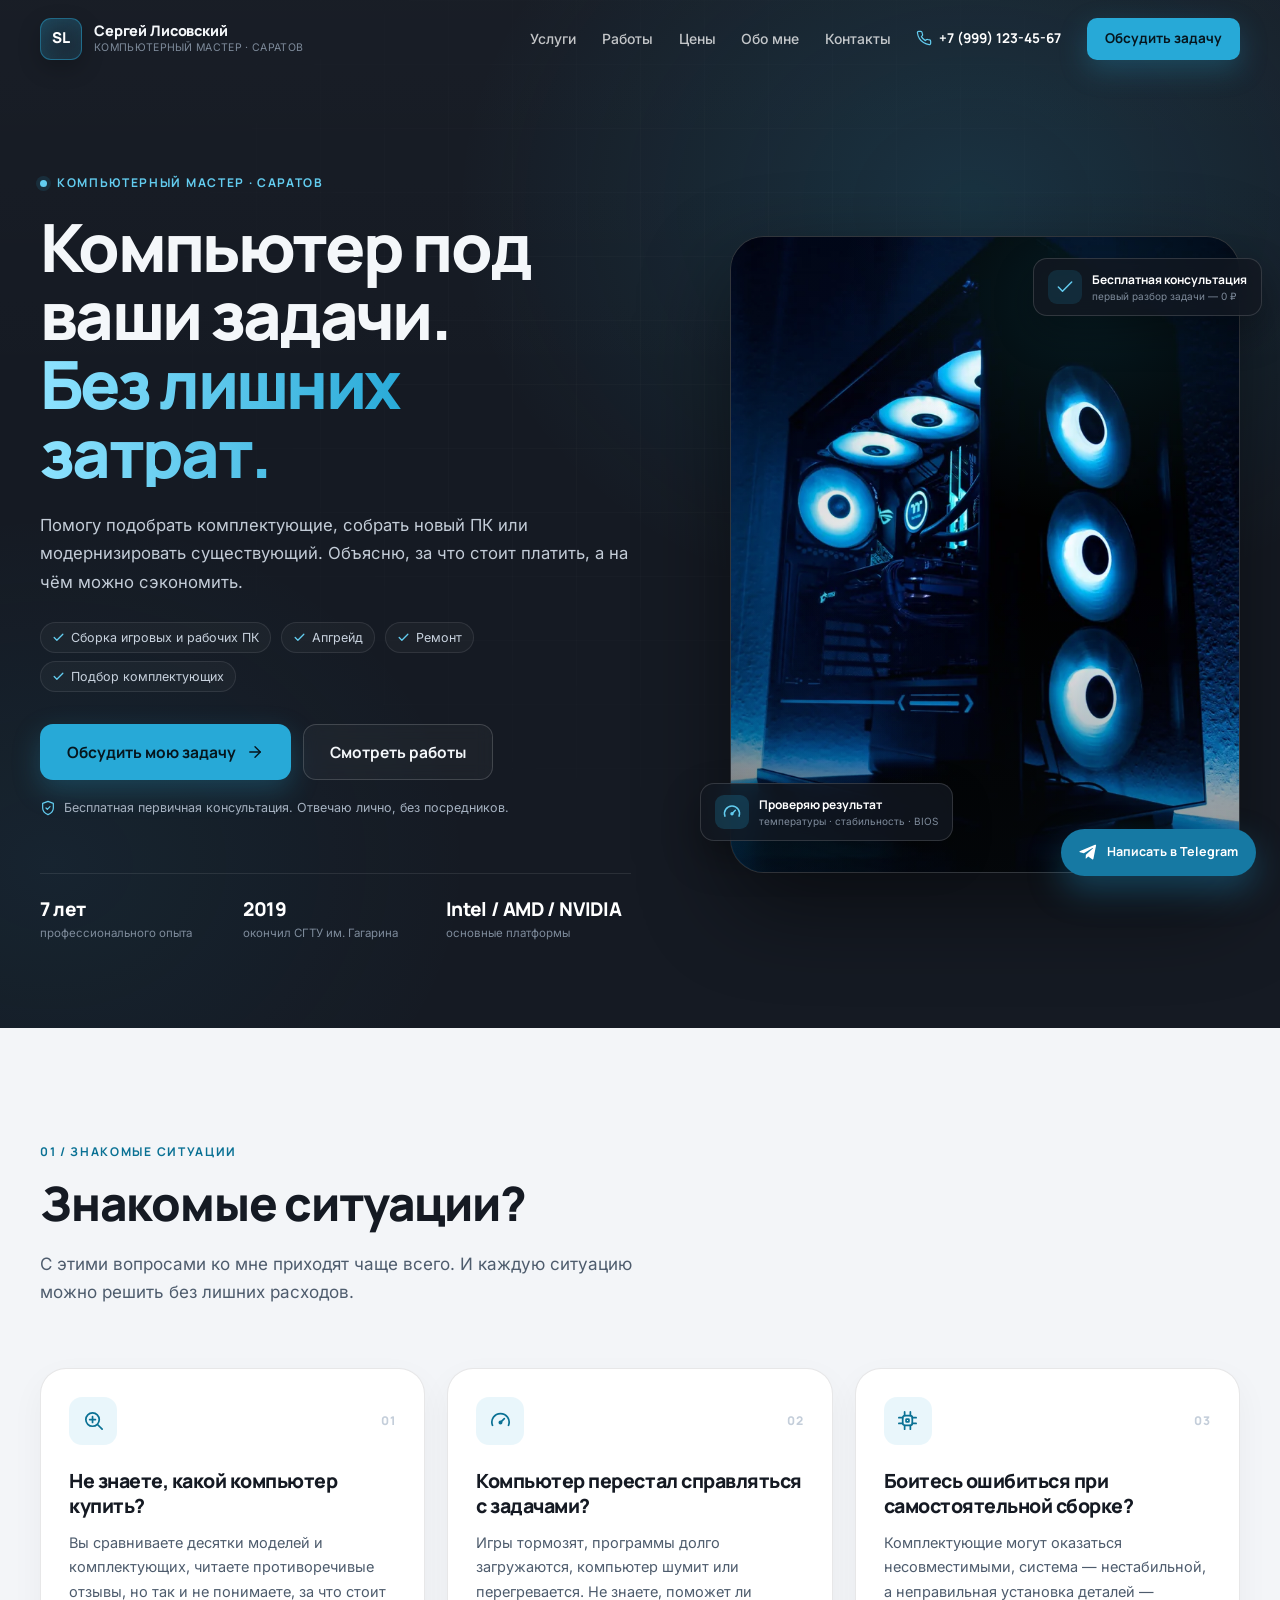
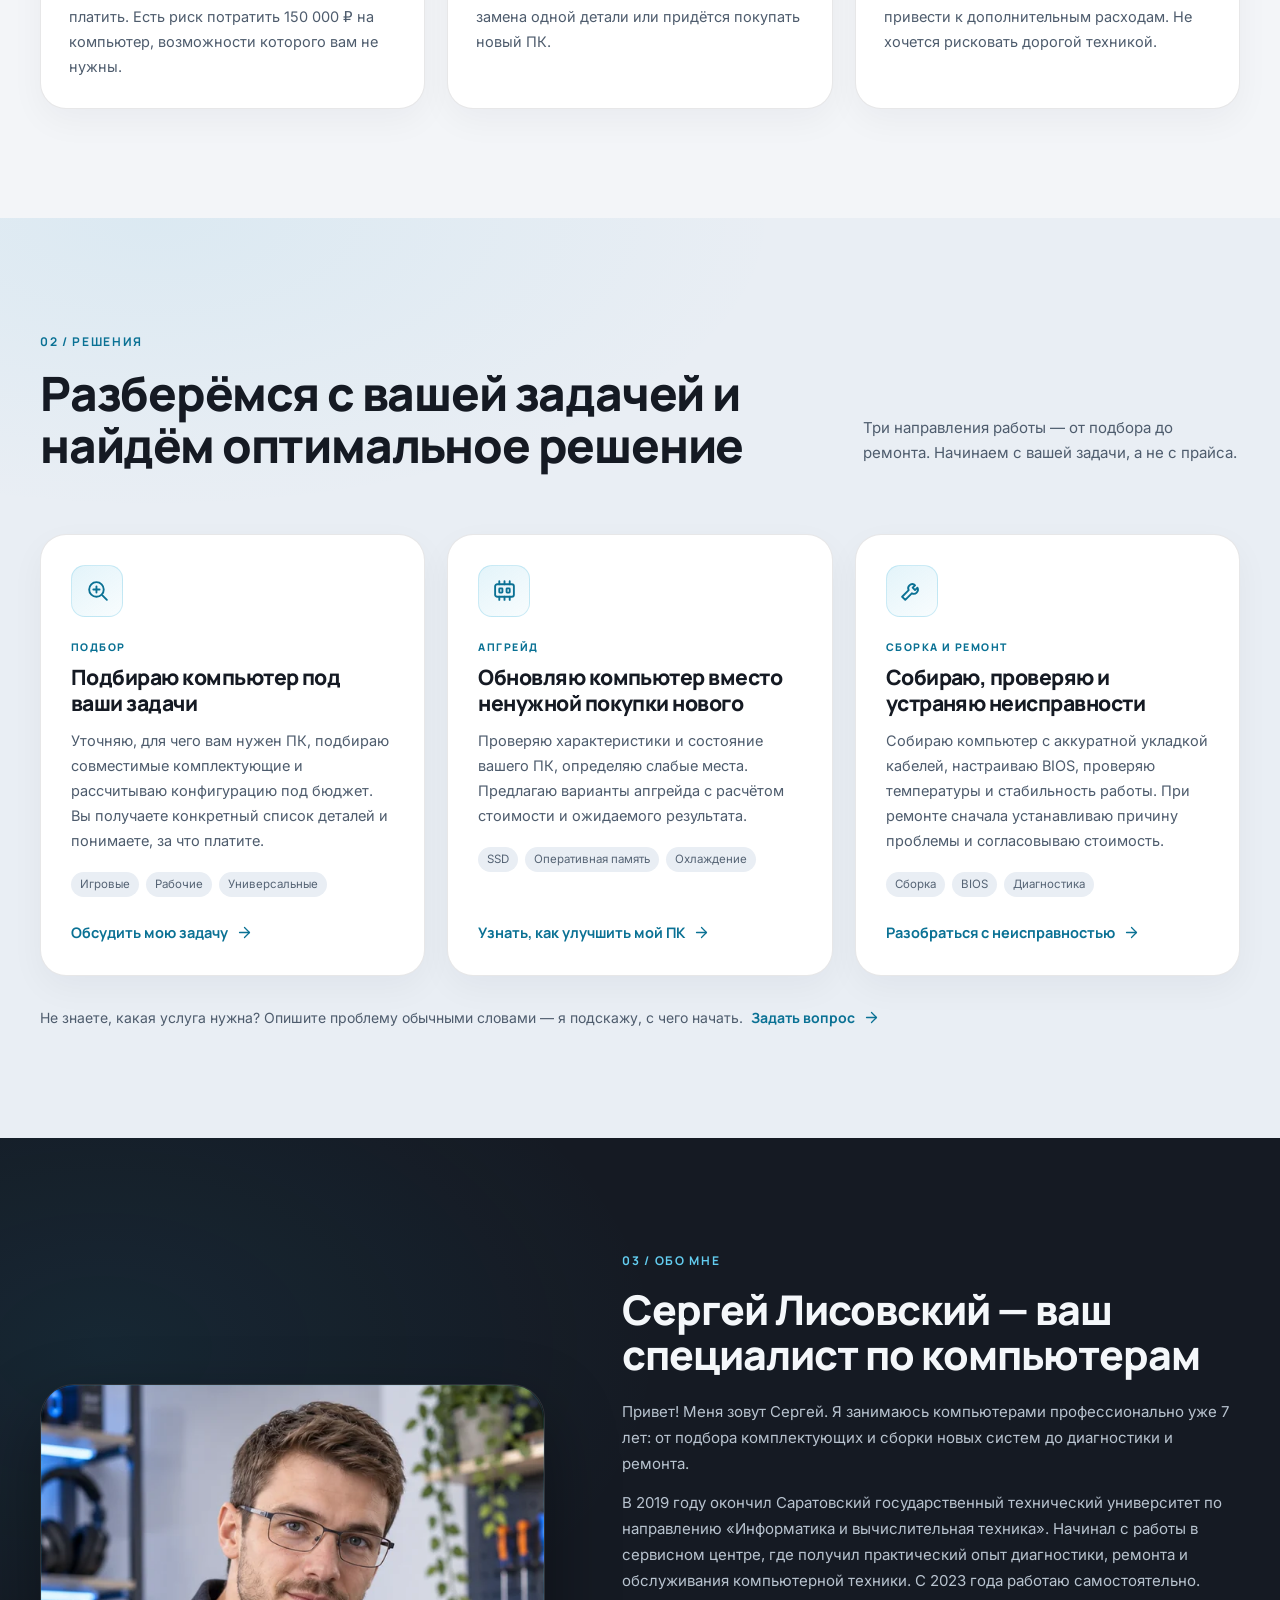
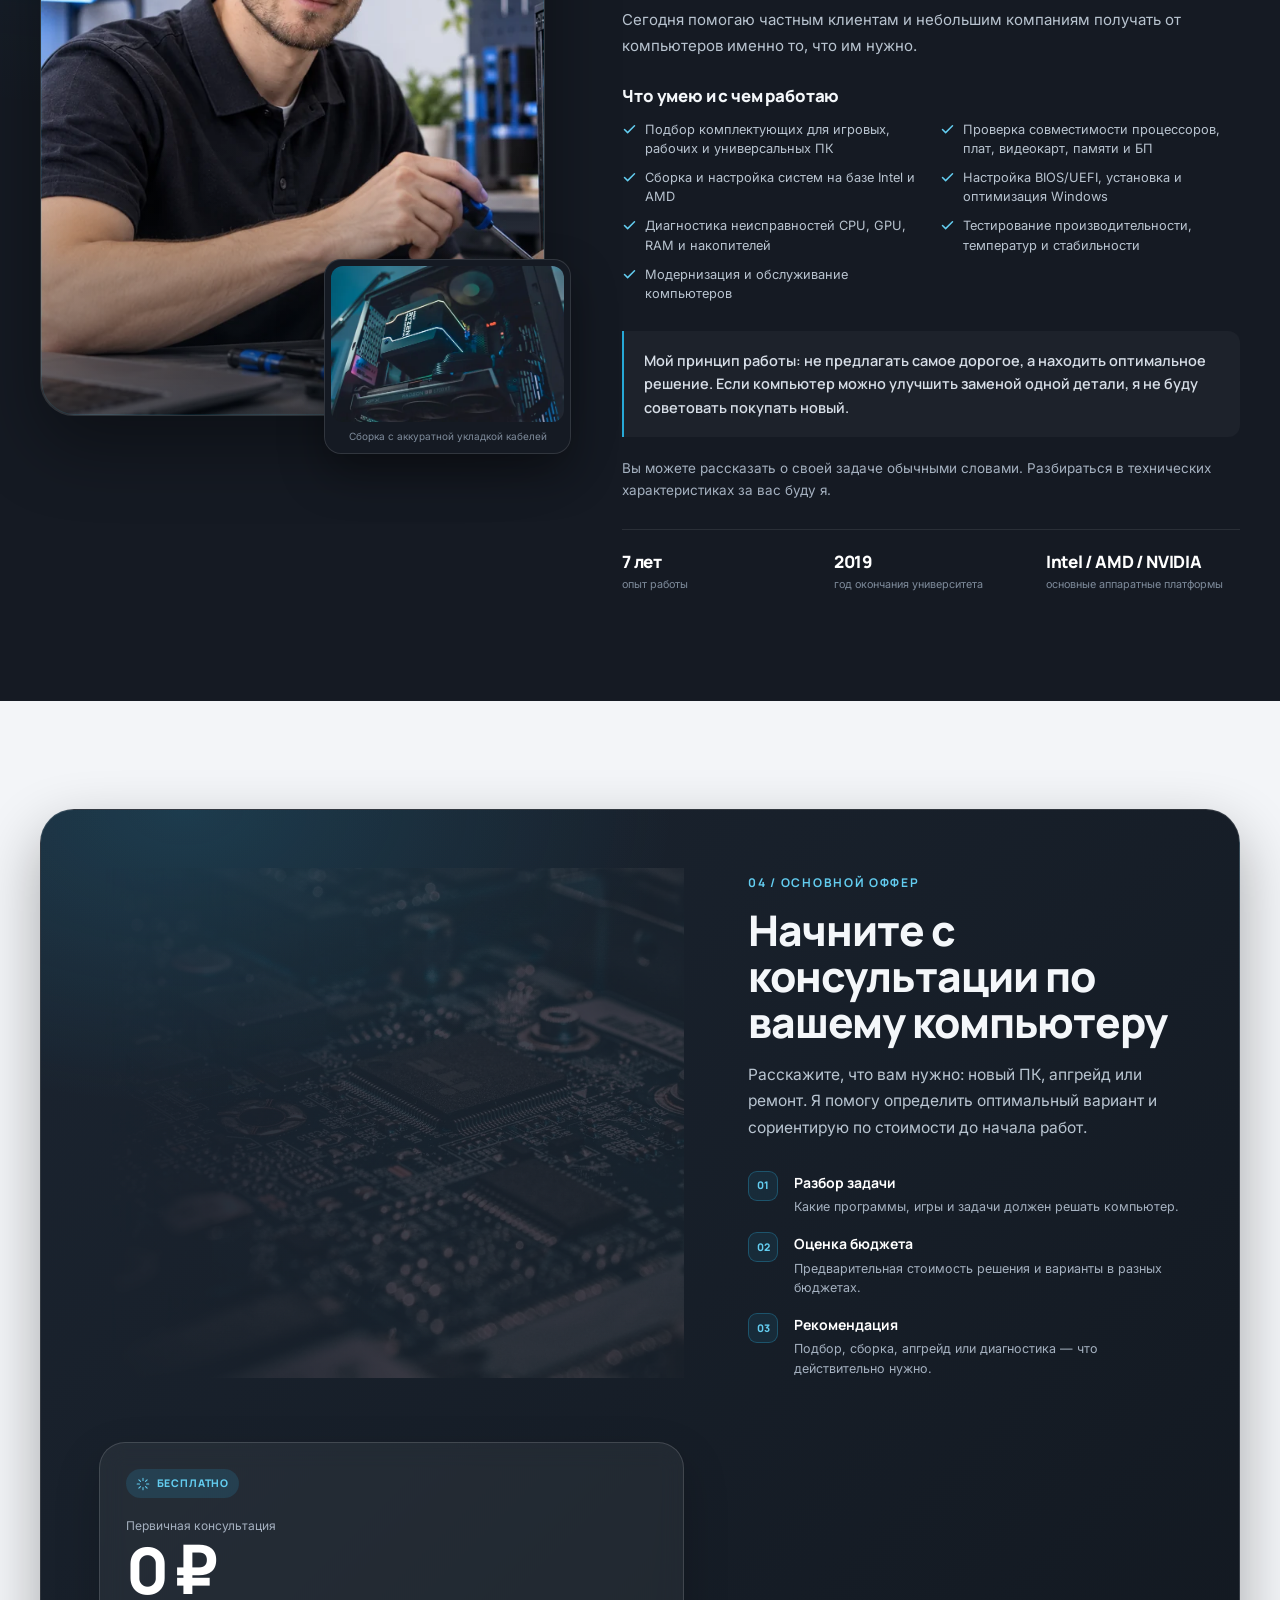
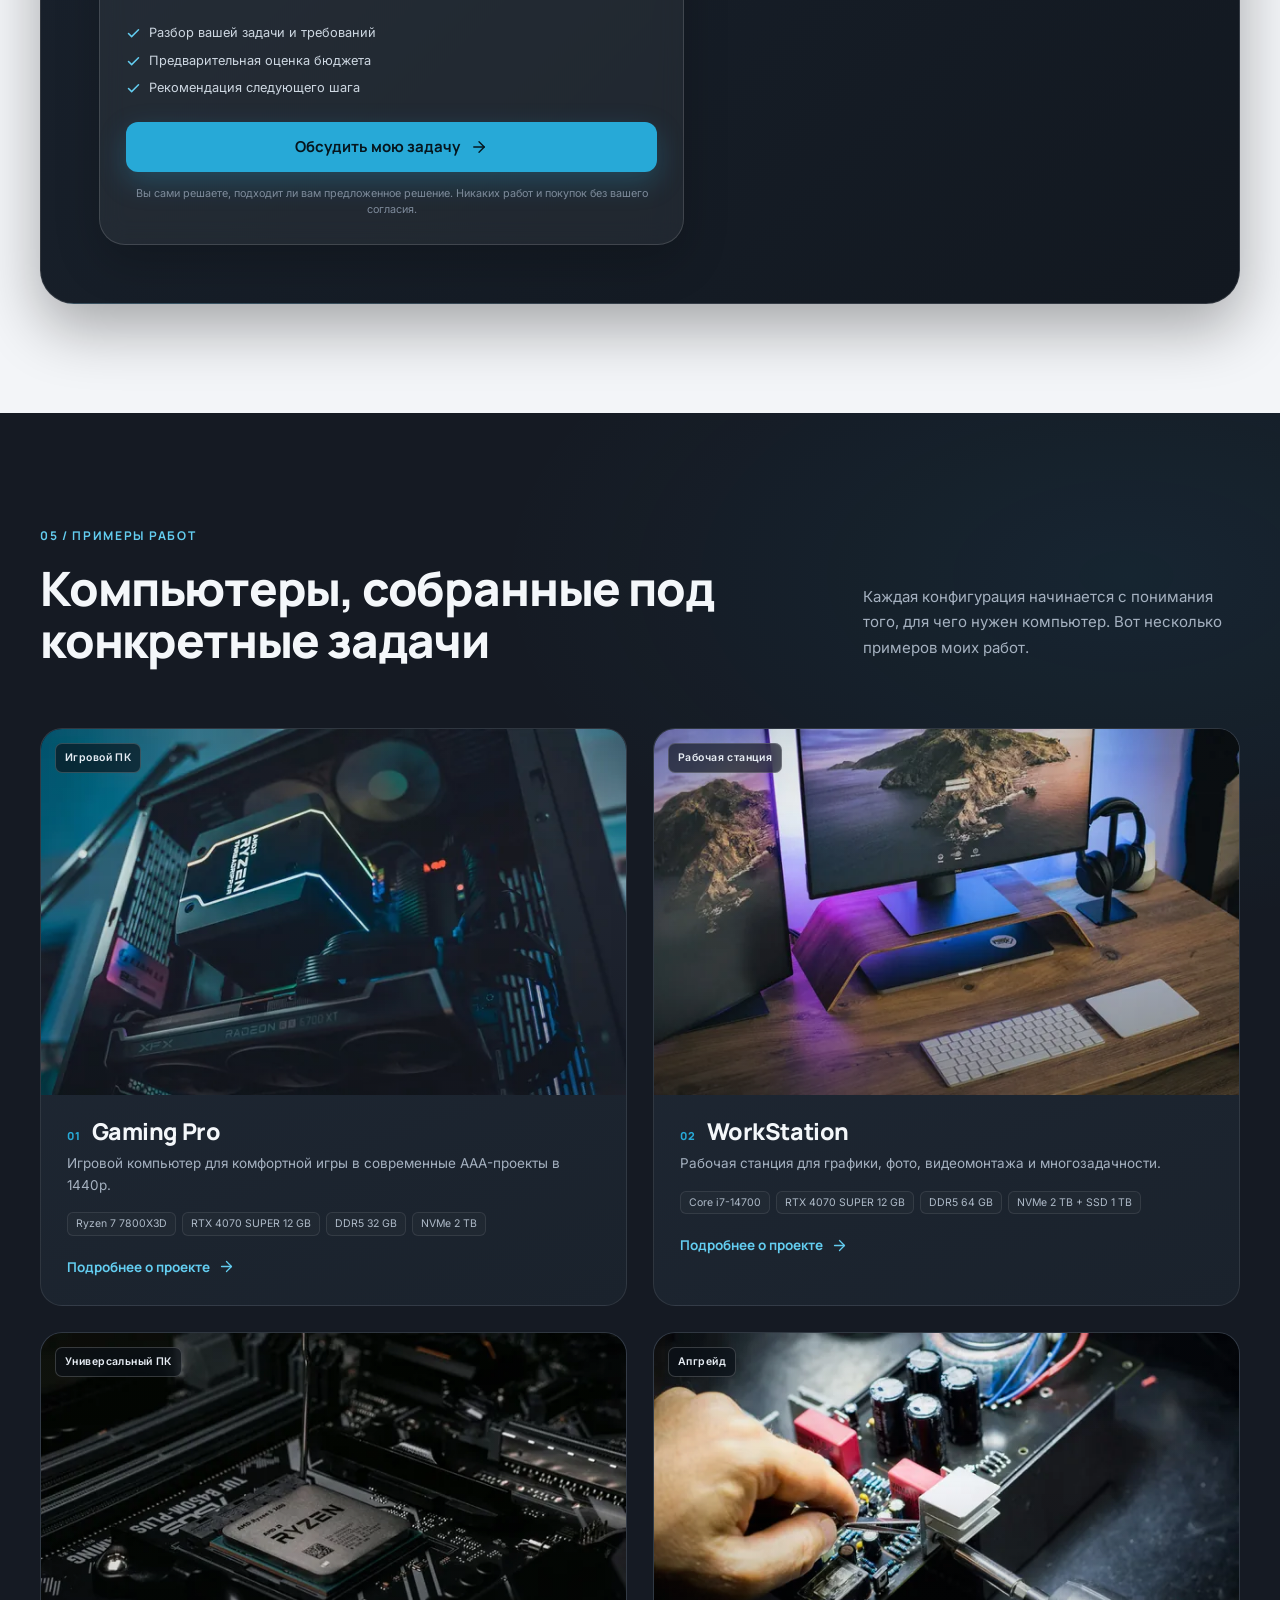
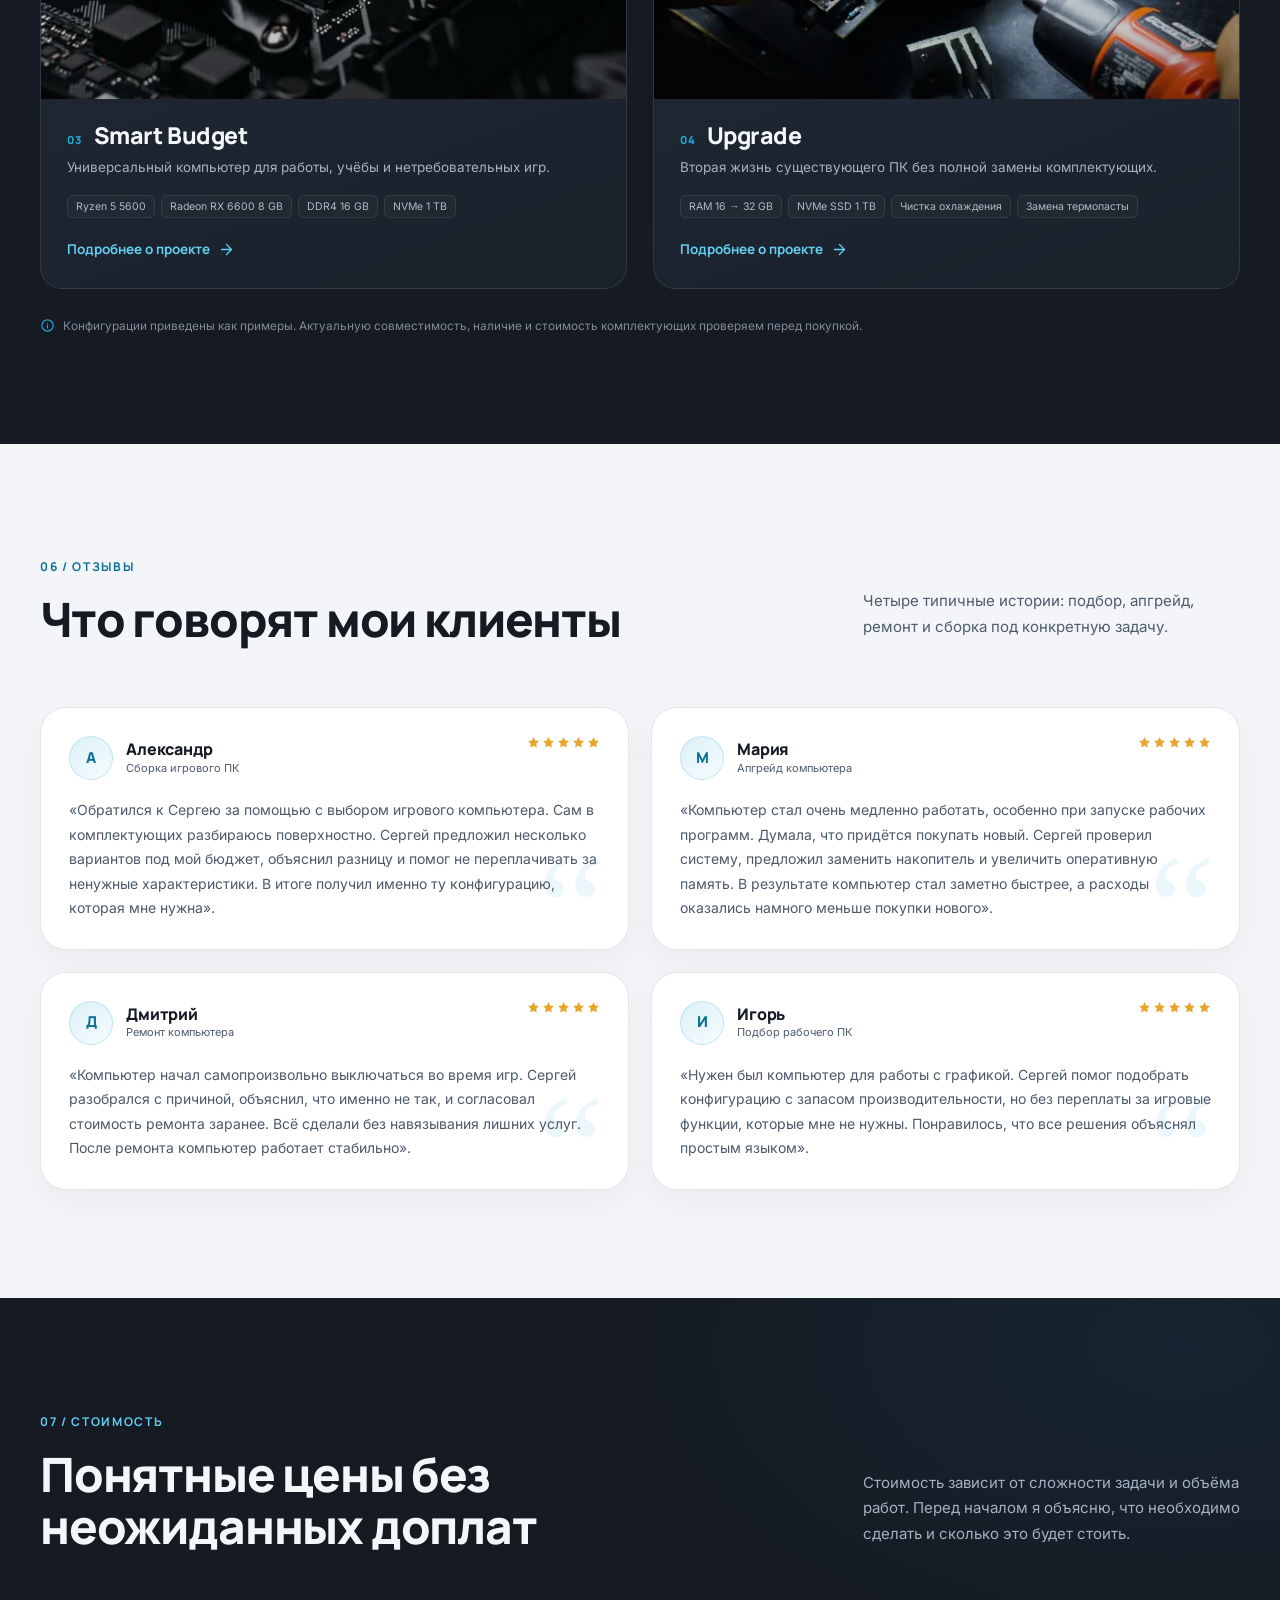
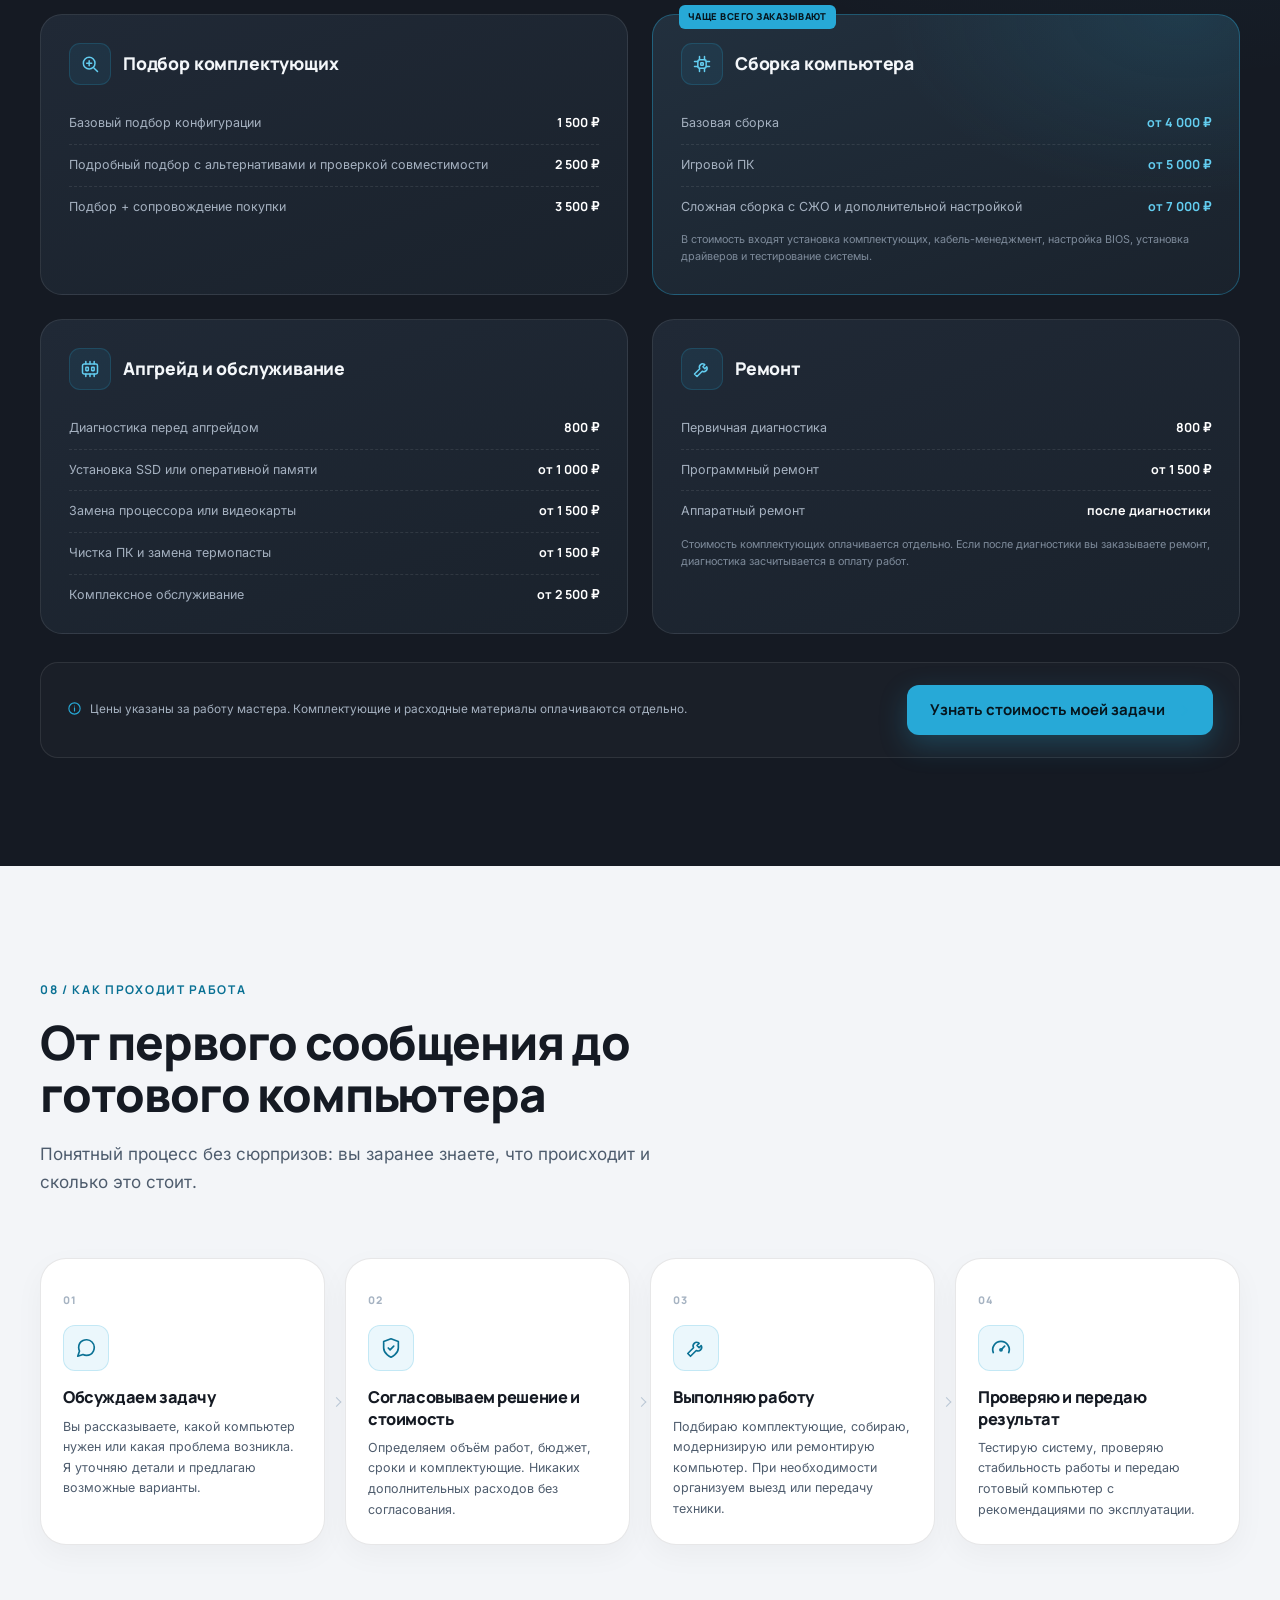
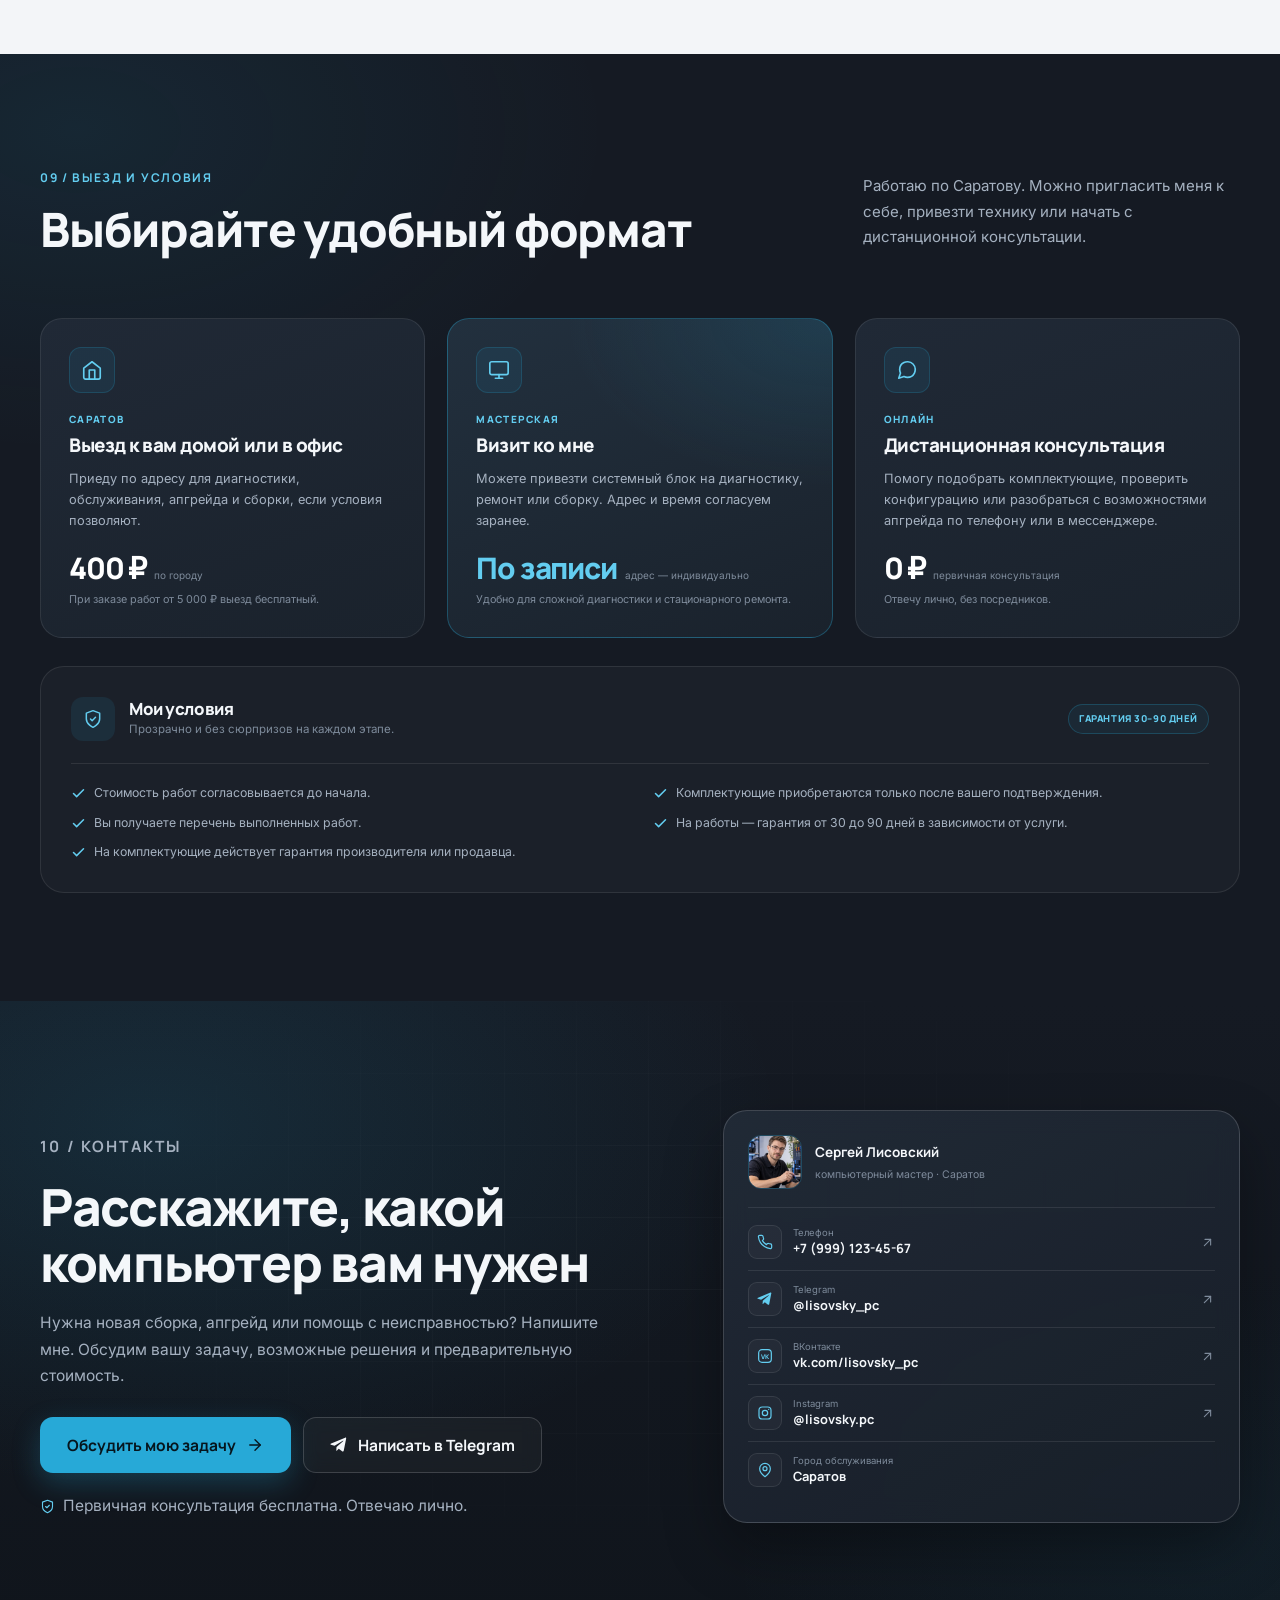
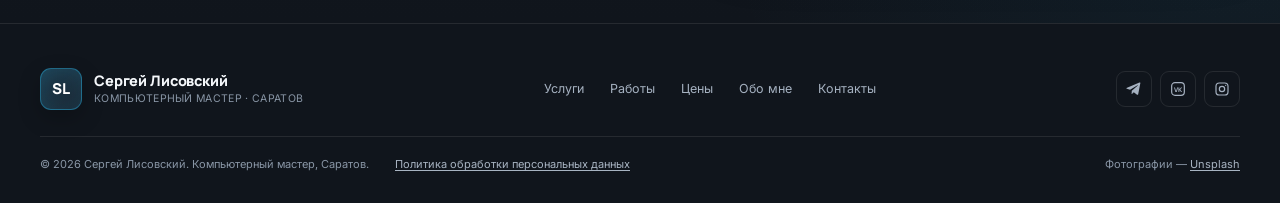
<file: index.html>
<!DOCTYPE html>
<html lang="ru">
<head>
  <meta charset="utf-8">
  <meta name="viewport" content="width=device-width, initial-scale=1">
  <meta name="theme-color" content="#151A23">
  <title>Компьютерный мастер в Саратове — сборка, ремонт и апгрейд ПК | Сергей Лисовский</title>
  <meta name="description" content="Сборка игровых и рабочих компьютеров в Саратове. Подбор комплектующих, апгрейд и ремонт ПК. Бесплатная первичная консультация. Прозрачные цены.">
  <link rel="canonical" href="https://lisovsky-pc.ru/">
  <meta property="og:type" content="website">
  <meta property="og:locale" content="ru_RU">
  <meta property="og:site_name" content="Сергей Лисовский — компьютерный мастер">
  <meta property="og:title" content="Компьютер под ваши задачи. Без лишних затрат.">
  <meta property="og:description" content="Сборка, апгрейд и ремонт компьютеров в Саратове. Подбор комплектующих под задачу и бюджет. Бесплатная первичная консультация.">
  <meta property="og:url" content="https://lisovsky-pc.ru/">
  <meta property="og:image" content="https://lisovsky-pc.ru/assets/img/og-cover.jpg">
  <meta property="og:image:width" content="1200">
  <meta property="og:image:height" content="630">
  <meta name="twitter:card" content="summary_large_image">
  <meta name="twitter:title" content="Компьютерный мастер в Саратове | Сергей Лисовский">
  <meta name="twitter:description" content="Сборка, апгрейд и ремонт ПК. Подбор комплектующих под задачу и бюджет.">
  <meta name="twitter:image" content="https://lisovsky-pc.ru/assets/img/og-cover.jpg">

  <link rel="icon" href="favicon.svg" type="image/svg+xml">
  <link rel="apple-touch-icon" href="favicon.svg">
  <link rel="preload" href="assets/img/hero-build-720.webp" as="image" type="image/webp" imagesrcset="assets/img/hero-build-720.webp 720w, assets/img/hero-build-1100.webp 1100w" imagesizes="(max-width: 900px) 100vw, 46vw">
  <link rel="stylesheet" href="assets/fonts/fonts.css">
  <link rel="stylesheet" href="assets/css/styles.css">
  <noscript><style>.reveal{opacity:1!important;transform:none!important}.mobile-menu{display:none!important}</style></noscript>

  <script type="application/ld+json">
  {
    "@context": "https://schema.org",
    "@type": "LocalBusiness",
    "@id": "https://lisovsky-pc.ru/#business",
    "name": "Сергей Лисовский — компьютерный мастер",
    "description": "Подбор комплектующих, сборка, апгрейд и ремонт компьютеров в Саратове.",
    "url": "https://lisovsky-pc.ru/",
    "image": "https://lisovsky-pc.ru/assets/img/sergey-960.webp",
    "telephone": "+7-999-123-45-67",
    "priceRange": "от 800 ₽",
    "areaServed": {"@type": "City", "name": "Саратов"},
    "address": {"@type": "PostalAddress", "addressLocality": "Саратов", "addressCountry": "RU"},
    "sameAs": ["https://t.me/lisovsky_pc", "https://vk.com/lisovsky_pc"],
    "makesOffer": [
      {"@type": "Offer", "itemOffered": {"@type": "Service", "name": "Подбор комплектующих"}},
      {"@type": "Offer", "itemOffered": {"@type": "Service", "name": "Сборка компьютеров"}},
      {"@type": "Offer", "itemOffered": {"@type": "Service", "name": "Апгрейд компьютеров"}},
      {"@type": "Offer", "itemOffered": {"@type": "Service", "name": "Ремонт и диагностика ПК"}}
    ]
  }
  </script>

  <script>
    window.SITE_CONFIG = {
      phone: '+79991234567',
      phoneDisplay: '+7 (999) 123-45-67',
      telegram: 'lisovsky_pc',
      telegramUrl: 'https://t.me/lisovsky_pc',
      // Не используется: заявки приходят через встроенную Яндекс Форму
      formEndpoint: '',
      metrikaId: '',
      ga4Id: ''
    };
  </script>
</head>
<body id="top">
  <a class="skip-link" href="#main">Перейти к содержанию</a>

  <svg class="svg-sprite" aria-hidden="true" focusable="false">
    <symbol id="i-arrow-right" viewBox="0 0 24 24"><path d="M5 12h14"/><path d="m12 5 7 7-7 7"/></symbol>
    <symbol id="i-arrow-up-right" viewBox="0 0 24 24"><path d="M7 17 17 7"/><path d="M8 7h9v9"/></symbol>
    <symbol id="i-check" viewBox="0 0 24 24"><path d="m20 6-11 11-5-5"/></symbol>
    <symbol id="i-phone" viewBox="0 0 24 24"><path d="M22 16.92v3a2 2 0 0 1-2.18 2 19.79 19.79 0 0 1-8.63-3.07 19.5 19.5 0 0 1-6-6A19.79 19.79 0 0 1 2.12 4.18 2 2 0 0 1 4.11 2h3a2 2 0 0 1 2 1.72c.13.96.36 1.9.7 2.81a2 2 0 0 1-.45 2.11L8.09 9.91a16 16 0 0 0 6 6l1.27-1.27a2 2 0 0 1 2.11-.45c.91.34 1.85.57 2.81.7A2 2 0 0 1 22 16.92z"/></symbol>
    <symbol id="i-telegram" viewBox="0 0 24 24"><path d="m21.5 3.5-3.2 16.2c-.24 1.06-.87 1.32-1.76.82l-4.86-3.58-2.34 2.25c-.26.26-.48.48-.98.48l.35-4.94 9.02-8.15c.39-.35-.08-.54-.61-.19L6.1 13.1l-4.78-1.49c-1.04-.32-1.06-1.04.22-1.54L20.2 2.2c.87-.32 1.63.2 1.3 1.3z" fill="currentColor" stroke="none"/></symbol>
    <symbol id="i-vk" viewBox="0 0 24 24"><rect x="2.5" y="2.5" width="19" height="19" rx="5"/><text x="12" y="16" text-anchor="middle" font-family="Manrope, Arial, sans-serif" font-size="9.5" font-weight="800" fill="currentColor" stroke="none">VK</text></symbol>
    <symbol id="i-instagram" viewBox="0 0 24 24"><rect x="3" y="3" width="18" height="18" rx="5"/><circle cx="12" cy="12" r="4"/><circle cx="17.5" cy="6.5" r="1" fill="currentColor" stroke="none"/></symbol>
    <symbol id="i-map-pin" viewBox="0 0 24 24"><path d="M20 10c0 6-8 12-8 12s-8-6-8-12a8 8 0 0 1 16 0z"/><circle cx="12" cy="10" r="3"/></symbol>
    <symbol id="i-menu" viewBox="0 0 24 24"><path d="M4 7h16M4 12h16M4 17h16"/></symbol>
    <symbol id="i-close" viewBox="0 0 24 24"><path d="m6 6 12 12M18 6 6 18"/></symbol>
    <symbol id="i-search" viewBox="0 0 24 24"><circle cx="11" cy="11" r="7"/><path d="m21 21-4.3-4.3"/><path d="M8 11h6M11 8v6"/></symbol>
    <symbol id="i-cpu" viewBox="0 0 24 24"><rect x="7" y="7" width="10" height="10" rx="2"/><path d="M9 3v4M15 3v4M9 17v4M15 17v4M3 9h4M3 15h4M17 9h4M17 15h4"/><rect x="10.5" y="10.5" width="3" height="3" rx=".5"/></symbol>
    <symbol id="i-wrench" viewBox="0 0 24 24"><path d="M14.7 6.3a4 4 0 0 0-5.4 5.4L3 18l3 3 6.3-6.3a4 4 0 0 0 5.4-5.4l-2.3 2.3-2.3-2.3 2.3-2.3z"/></symbol>
    <symbol id="i-gauge" viewBox="0 0 24 24"><path d="M20.4 17a9 9 0 1 0-16.8 0"/><path d="m12 14 4-4"/><circle cx="12" cy="14" r="1.2"/></symbol>
    <symbol id="i-shield" viewBox="0 0 24 24"><path d="M12 22s8-3.5 8-10V5l-8-3-8 3v7c0 6.5 8 10 8 10z"/><path d="m9 12 2 2 4-4"/></symbol>
    <symbol id="i-monitor" viewBox="0 0 24 24"><rect x="2" y="3" width="20" height="14" rx="2"/><path d="M8 21h8M12 17v4"/></symbol>
    <symbol id="i-home" viewBox="0 0 24 24"><path d="m3 10 9-7 9 7v10a2 2 0 0 1-2 2H5a2 2 0 0 1-2-2V10z"/><path d="M9 22V12h6v10"/></symbol>
    <symbol id="i-message" viewBox="0 0 24 24"><path d="M21 11.5a8.38 8.38 0 0 1-.9 3.8 8.5 8.5 0 0 1-7.6 4.7 8.38 8.38 0 0 1-3.8-.9L3 21l1.9-5.7a8.38 8.38 0 0 1-.9-3.8 8.5 8.5 0 0 1 4.7-7.6 8.38 8.38 0 0 1 3.8-.9h.5a8.48 8.48 0 0 1 8 8v.5z"/></symbol>
    <symbol id="i-star" viewBox="0 0 24 24"><path d="m12 2 3.09 6.26L22 9.27l-5 4.87 1.18 6.88L12 17.77l-6.18 3.25L7 14.14 2 9.27l6.91-1.01L12 2z" fill="currentColor" stroke="none"/></symbol>
    <symbol id="i-clock" viewBox="0 0 24 24"><circle cx="12" cy="12" r="9"/><path d="M12 7v5l3 2"/></symbol>
    <symbol id="i-memory" viewBox="0 0 24 24"><rect x="3" y="6" width="18" height="12" rx="2"/><path d="M7 6V3M12 6V3M17 6V3M7 18v3M12 18v3M17 18v3"/><rect x="7" y="10" width="3" height="4" rx=".5"/><rect x="14" y="10" width="3" height="4" rx=".5"/></symbol>
    <symbol id="i-drive" viewBox="0 0 24 24"><rect x="3" y="4" width="18" height="16" rx="2"/><path d="M7 8h10M7 12h10"/><circle cx="7.5" cy="16" r="1" fill="currentColor" stroke="none"/><path d="M11 16h6"/></symbol>
    <symbol id="i-fan" viewBox="0 0 24 24"><circle cx="12" cy="12" r="9"/><circle cx="12" cy="12" r="2"/><path d="M12 3c3 3 3 6 0 9M21 12c-3 3-6 3-9 0M12 21c-3-3-3-6 0-9M3 12c3-3 6-3 9 0"/></symbol>
    <symbol id="i-laptop" viewBox="0 0 24 24"><rect x="4" y="4" width="16" height="11" rx="2"/><path d="M2 19h20"/></symbol>
    <symbol id="i-zoom" viewBox="0 0 24 24"><circle cx="11" cy="11" r="7"/><path d="m21 21-4.3-4.3M8 11h6M11 8v6"/></symbol>
    <symbol id="i-copy" viewBox="0 0 24 24"><rect x="9" y="9" width="12" height="12" rx="2"/><path d="M5 15H4a2 2 0 0 1-2-2V4a2 2 0 0 1 2-2h9a2 2 0 0 1 2 2v1"/></symbol>
    <symbol id="i-info" viewBox="0 0 24 24"><circle cx="12" cy="12" r="9"/><path d="M12 11v5"/><circle cx="12" cy="8" r=".8" fill="currentColor" stroke="none"/></symbol>
    <symbol id="i-chevron-left" viewBox="0 0 24 24"><path d="m15 18-6-6 6-6"/></symbol>
    <symbol id="i-chevron-right" viewBox="0 0 24 24"><path d="m9 18 6-6-6-6"/></symbol>
    <symbol id="i-spark" viewBox="0 0 24 24"><path d="M12 2v4M12 18v4M4.9 4.9l2.8 2.8M16.3 16.3l2.8 2.8M2 12h4M18 12h4M4.9 19.1l2.8-2.8M16.3 7.7l2.8-2.8"/></symbol>
  </svg>

  <header class="site-header" id="header">
    <div class="container header__inner">
      <a class="brand" href="#top">
        <span class="brand__mark" aria-hidden="true">SL</span>
        <span class="brand__text"><strong>Сергей Лисовский</strong><span>компьютерный мастер · Саратов</span></span>
      </a>
      <nav class="nav" aria-label="Основная навигация">
        <a href="#services">Услуги</a>
        <a href="#works">Работы</a>
        <a href="#prices">Цены</a>
        <a href="#about">Обо мне</a>
        <a href="#contacts">Контакты</a>
        <a class="nav__phone" href="tel:+79991234567"><svg class="icon" aria-hidden="true"><use href="#i-phone"/></svg><span>+7 (999) 123-45-67</span></a>
        <button class="btn btn--primary btn--sm" type="button" data-open-lead data-service="Консультация">Обсудить задачу</button>
      </nav>
      <button class="burger" type="button" aria-label="Открыть меню" aria-expanded="false" aria-controls="mobileMenu">
        <span></span><span></span><span></span>
      </button>
    </div>
  </header>

  <div class="mobile-menu" id="mobileMenu" aria-hidden="true">
    <div class="mobile-menu__inner">
      <nav class="mobile-menu__nav" aria-label="Мобильная навигация">
        <a href="#services"><span>01</span>Услуги</a>
        <a href="#works"><span>02</span>Работы</a>
        <a href="#prices"><span>03</span>Цены</a>
        <a href="#about"><span>04</span>Обо мне</a>
        <a href="#process"><span>05</span>Как проходит работа</a>
        <a href="#contacts"><span>06</span>Контакты</a>
      </nav>
      <div class="mobile-menu__footer">
        <a class="mobile-menu__phone" href="tel:+79991234567">+7 (999) 123-45-67</a>
        <div class="mobile-menu__socials">
          <a href="https://t.me/lisovsky_pc" target="_blank" rel="noopener" aria-label="Telegram"><svg class="icon"><use href="#i-telegram"/></svg></a>
          <a href="https://vk.com/lisovsky_pc" target="_blank" rel="noopener" aria-label="ВКонтакте"><svg class="icon"><use href="#i-vk"/></svg></a>
          <a href="https://instagram.com/lisovsky.pc" target="_blank" rel="noopener" aria-label="Instagram"><svg class="icon"><use href="#i-instagram"/></svg></a>
        </div>
        <button class="btn btn--primary btn--block" type="button" data-open-lead data-service="Консультация">Обсудить мою задачу</button>
        <p class="mobile-menu__note">Бесплатная первичная консультация. Отвечаю лично.</p>
      </div>
    </div>
  </div>

  <main id="main">
    <section class="hero" aria-labelledby="heroTitle">
      <div class="hero__bg" aria-hidden="true"></div>
      <div class="container hero__inner">
        <div class="hero__content">
          <p class="eyebrow reveal"><span class="eyebrow__dot"></span>Компьютерный мастер · Саратов</p>
          <h1 class="hero__title reveal" id="heroTitle">Компьютер под ваши задачи. <span>Без лишних затрат.</span></h1>
          <p class="hero__lead reveal">Помогу подобрать комплектующие, собрать новый ПК или модернизировать существующий. Объясню, за что стоит платить, а на чём можно сэкономить.</p>
          <ul class="hero__tags reveal" aria-label="Направления работы">
            <li><svg class="icon" aria-hidden="true"><use href="#i-check"/></svg>Сборка игровых и рабочих ПК</li>
            <li><svg class="icon" aria-hidden="true"><use href="#i-check"/></svg>Апгрейд</li>
            <li><svg class="icon" aria-hidden="true"><use href="#i-check"/></svg>Ремонт</li>
            <li><svg class="icon" aria-hidden="true"><use href="#i-check"/></svg>Подбор комплектующих</li>
          </ul>
          <div class="hero__actions reveal">
            <button class="btn btn--primary btn--lg" type="button" data-open-lead data-service="Консультация">Обсудить мою задачу<svg class="icon" aria-hidden="true"><use href="#i-arrow-right"/></svg></button>
            <a class="btn btn--ghost btn--lg" href="#works">Смотреть работы</a>
          </div>
          <p class="hero__note reveal"><svg class="icon" aria-hidden="true"><use href="#i-shield"/></svg>Бесплатная первичная консультация. Отвечаю лично, без посредников.</p>
          <dl class="hero__stats reveal">
            <div><dt>7 лет</dt><dd>профессионального опыта</dd></div>
            <div><dt>2019</dt><dd>окончил СГТУ им. Гагарина</dd></div>
            <div><dt>Intel / AMD / NVIDIA</dt><dd>основные платформы</dd></div>
          </dl>
        </div>
        <div class="hero__media reveal">
          <div class="hero__image">
            <img src="assets/img/hero-build-1100.webp" srcset="assets/img/hero-build-720.webp 720w, assets/img/hero-build-1100.webp 1100w" sizes="(max-width: 900px) 100vw, 46vw" width="1100" height="1375" alt="Современный игровой компьютер с синей подсветкой и стеклянной боковой панелью" fetchpriority="high">
            <div class="hero__image-shade" aria-hidden="true"></div>
          </div>
          <div class="hero__float hero__float--top">
            <span class="hero__float-icon"><svg class="icon" aria-hidden="true"><use href="#i-check"/></svg></span>
            <span><strong>Бесплатная консультация</strong><small>первый разбор задачи — 0 ₽</small></span>
          </div>
          <div class="hero__float hero__float--bottom">
            <span class="hero__float-icon hero__float-icon--accent"><svg class="icon" aria-hidden="true"><use href="#i-gauge"/></svg></span>
            <span><strong>Проверяю результат</strong><small>температуры · стабильность · BIOS</small></span>
          </div>
          <div class="hero__ring" aria-hidden="true"></div>
        </div>
      </div>
    </section>
    <section class="section section--light problems" id="problems" aria-labelledby="problemsTitle">
      <div class="container">
        <div class="section-head">
          <p class="eyebrow eyebrow--dark reveal">01 / Знакомые ситуации</p>
          <h2 class="reveal" id="problemsTitle">Знакомые ситуации?</h2>
          <p class="section-head__lead reveal">С этими вопросами ко мне приходят чаще всего. И каждую ситуацию можно решить без лишних расходов.</p>
        </div>
        <div class="grid grid--3">
          <article class="pain-card reveal">
            <div class="pain-card__top"><span class="pain-card__icon"><svg class="icon" aria-hidden="true"><use href="#i-search"/></svg></span><span class="pain-card__num">01</span></div>
            <h3>Не знаете, какой компьютер купить?</h3>
            <p>Вы сравниваете десятки моделей и комплектующих, читаете противоречивые отзывы, но так и не понимаете, за что стоит платить. Есть риск потратить 150 000 ₽ на компьютер, возможности которого вам не нужны.</p>
          </article>
          <article class="pain-card reveal">
            <div class="pain-card__top"><span class="pain-card__icon"><svg class="icon" aria-hidden="true"><use href="#i-gauge"/></svg></span><span class="pain-card__num">02</span></div>
            <h3>Компьютер перестал справляться с задачами?</h3>
            <p>Игры тормозят, программы долго загружаются, компьютер шумит или перегревается. Не знаете, поможет ли замена одной детали или придётся покупать новый ПК.</p>
          </article>
          <article class="pain-card reveal">
            <div class="pain-card__top"><span class="pain-card__icon"><svg class="icon" aria-hidden="true"><use href="#i-cpu"/></svg></span><span class="pain-card__num">03</span></div>
            <h3>Боитесь ошибиться при самостоятельной сборке?</h3>
            <p>Комплектующие могут оказаться несовместимыми, система — нестабильной, а неправильная установка деталей — привести к дополнительным расходам. Не хочется рисковать дорогой техникой.</p>
          </article>
        </div>
      </div>
    </section>

    <section class="section section--light section--light-alt solutions" id="services" aria-labelledby="servicesTitle">
      <div class="container">
        <div class="section-head section-head--split">
          <div>
            <p class="eyebrow eyebrow--dark reveal">02 / Решения</p>
            <h2 class="reveal" id="servicesTitle">Разберёмся с вашей задачей и найдём оптимальное решение</h2>
          </div>
          <p class="section-head__aside reveal">Три направления работы — от подбора до ремонта. Начинаем с вашей задачи, а не с прайса.</p>
        </div>
        <div class="grid grid--3 solutions__grid">
          <article class="solution-card reveal">
            <div class="solution-card__icon"><svg class="icon" aria-hidden="true"><use href="#i-search"/></svg></div>
            <span class="solution-card__label">Подбор</span>
            <h3>Подбираю компьютер под ваши задачи</h3>
            <p>Уточняю, для чего вам нужен ПК, подбираю совместимые комплектующие и рассчитываю конфигурацию под бюджет. Вы получаете конкретный список деталей и понимаете, за что платите.</p>
            <ul class="chips" aria-label="Типы компьютеров">
              <li>Игровые</li><li>Рабочие</li><li>Универсальные</li>
            </ul>
            <button class="link-arrow" type="button" data-open-lead data-service="Подбор комплектующих">Обсудить мою задачу<svg class="icon" aria-hidden="true"><use href="#i-arrow-right"/></svg></button>
          </article>
          <article class="solution-card reveal">
            <div class="solution-card__icon"><svg class="icon" aria-hidden="true"><use href="#i-memory"/></svg></div>
            <span class="solution-card__label">Апгрейд</span>
            <h3>Обновляю компьютер вместо ненужной покупки нового</h3>
            <p>Проверяю характеристики и состояние вашего ПК, определяю слабые места. Предлагаю варианты апгрейда с расчётом стоимости и ожидаемого результата.</p>
            <ul class="chips" aria-label="Что можно обновить">
              <li>SSD</li><li>Оперативная память</li><li>Охлаждение</li>
            </ul>
            <button class="link-arrow" type="button" data-open-lead data-service="Апгрейд">Узнать, как улучшить мой ПК<svg class="icon" aria-hidden="true"><use href="#i-arrow-right"/></svg></button>
          </article>
          <article class="solution-card reveal">
            <div class="solution-card__icon"><svg class="icon" aria-hidden="true"><use href="#i-wrench"/></svg></div>
            <span class="solution-card__label">Сборка и ремонт</span>
            <h3>Собираю, проверяю и устраняю неисправности</h3>
            <p>Собираю компьютер с аккуратной укладкой кабелей, настраиваю BIOS, проверяю температуры и стабильность работы. При ремонте сначала устанавливаю причину проблемы и согласовываю стоимость.</p>
            <ul class="chips" aria-label="Что входит в работу">
              <li>Сборка</li><li>BIOS</li><li>Диагностика</li>
            </ul>
            <button class="link-arrow" type="button" data-open-lead data-service="Ремонт и диагностика">Разобраться с неисправностью<svg class="icon" aria-hidden="true"><use href="#i-arrow-right"/></svg></button>
          </article>
        </div>
        <p class="solutions__note reveal">Не знаете, какая услуга нужна? Опишите проблему обычными словами — я подскажу, с чего начать. <button class="text-link" type="button" data-open-lead data-service="Консультация">Задать вопрос<svg class="icon" aria-hidden="true"><use href="#i-arrow-right"/></svg></button></p>
      </div>
    </section>

    <section class="section section--dark about" id="about" aria-labelledby="aboutTitle">
      <div class="container about__inner">
        <div class="about__media reveal">
          <div class="about__frame">
            <img src="assets/img/sergey-960.webp" srcset="assets/img/sergey-640.webp 640w, assets/img/sergey-960.webp 960w" sizes="(max-width: 900px) 100vw, 42vw" width="960" height="1200" alt="Сергей Лисовский — компьютерный мастер из Саратова" loading="lazy">
            <div class="about__frame-shade" aria-hidden="true"></div>
            <div class="about__badge"><strong>7</strong><span>лет<br>опыта</span></div>
          </div>
          <figure class="about__detail">
            <img src="assets/img/about-build-840.webp" srcset="assets/img/about-build-560.webp 560w, assets/img/about-build-840.webp 840w" sizes="(max-width: 900px) 46vw, 20vw" width="840" height="560" alt="Сборка компьютера: видеокарта Radeon и система охлаждения" loading="lazy">
            <figcaption>Сборка с аккуратной укладкой кабелей</figcaption>
          </figure>
        </div>
        <div class="about__content">
          <p class="eyebrow reveal">03 / Обо мне</p>
          <h2 class="reveal" id="aboutTitle">Сергей Лисовский — ваш специалист по компьютерам</h2>
          <div class="about__text reveal">
            <p>Привет! Меня зовут Сергей. Я занимаюсь компьютерами профессионально уже 7 лет: от подбора комплектующих и сборки новых систем до диагностики и ремонта.</p>
            <p>В 2019 году окончил Саратовский государственный технический университет по направлению «Информатика и вычислительная техника». Начинал с работы в сервисном центре, где получил практический опыт диагностики, ремонта и обслуживания компьютерной техники. С 2023 года работаю самостоятельно.</p>
            <p>Сегодня помогаю частным клиентам и небольшим компаниям получать от компьютеров именно то, что им нужно.</p>
          </div>
          <div class="about__skills reveal">
            <h3>Что умею и с чем работаю</h3>
            <ul class="check-list">
              <li><svg class="icon" aria-hidden="true"><use href="#i-check"/></svg>Подбор комплектующих для игровых, рабочих и универсальных ПК</li>
              <li><svg class="icon" aria-hidden="true"><use href="#i-check"/></svg>Проверка совместимости процессоров, плат, видеокарт, памяти и БП</li>
              <li><svg class="icon" aria-hidden="true"><use href="#i-check"/></svg>Сборка и настройка систем на базе Intel и AMD</li>
              <li><svg class="icon" aria-hidden="true"><use href="#i-check"/></svg>Настройка BIOS/UEFI, установка и оптимизация Windows</li>
              <li><svg class="icon" aria-hidden="true"><use href="#i-check"/></svg>Диагностика неисправностей CPU, GPU, RAM и накопителей</li>
              <li><svg class="icon" aria-hidden="true"><use href="#i-check"/></svg>Тестирование производительности, температур и стабильности</li>
              <li><svg class="icon" aria-hidden="true"><use href="#i-check"/></svg>Модернизация и обслуживание компьютеров</li>
            </ul>
          </div>
          <blockquote class="about__quote reveal">
            <p>Мой принцип работы: не предлагать самое дорогое, а находить оптимальное решение. Если компьютер можно улучшить заменой одной детали, я не буду советовать покупать новый.</p>
          </blockquote>
          <p class="about__closing reveal">Вы можете рассказать о своей задаче обычными словами. Разбираться в технических характеристиках за вас буду я.</p>
          <dl class="about__stats reveal">
            <div><dt>7 лет</dt><dd>опыт работы</dd></div>
            <div><dt>2019</dt><dd>год окончания университета</dd></div>
            <div><dt>Intel / AMD / NVIDIA</dt><dd>основные аппаратные платформы</dd></div>
          </dl>
        </div>
      </div>
    </section>

    <section class="section section--light offer" id="offer" aria-labelledby="offerTitle">
      <div class="container">
        <div class="offer-card reveal">
          <div class="offer-card__bg" aria-hidden="true"></div>
          <div class="offer-card__content">
            <p class="eyebrow">04 / Основной оффер</p>
            <h2 id="offerTitle">Начните с консультации по вашему компьютеру</h2>
            <p class="offer-card__lead">Расскажите, что вам нужно: новый ПК, апгрейд или ремонт. Я помогу определить оптимальный вариант и сориентирую по стоимости до начала работ.</p>
            <ol class="offer-steps">
              <li><span>01</span><div><strong>Разбор задачи</strong><p>Какие программы, игры и задачи должен решать компьютер.</p></div></li>
              <li><span>02</span><div><strong>Оценка бюджета</strong><p>Предварительная стоимость решения и варианты в разных бюджетах.</p></div></li>
              <li><span>03</span><div><strong>Рекомендация</strong><p>Подбор, сборка, апгрейд или диагностика — что действительно нужно.</p></div></li>
            </ol>
          </div>
          <aside class="offer-aside">
            <span class="offer-aside__badge"><svg class="icon" aria-hidden="true"><use href="#i-spark"/></svg>Бесплатно</span>
            <p class="offer-aside__label">Первичная консультация</p>
            <p class="offer-aside__price">0 ₽</p>
            <ul class="offer-aside__list">
              <li><svg class="icon" aria-hidden="true"><use href="#i-check"/></svg>Разбор вашей задачи и требований</li>
              <li><svg class="icon" aria-hidden="true"><use href="#i-check"/></svg>Предварительная оценка бюджета</li>
              <li><svg class="icon" aria-hidden="true"><use href="#i-check"/></svg>Рекомендация следующего шага</li>
            </ul>
            <button class="btn btn--primary btn--block" type="button" data-open-lead data-service="Консультация">Обсудить мою задачу<svg class="icon" aria-hidden="true"><use href="#i-arrow-right"/></svg></button>
            <p class="offer-aside__note">Вы сами решаете, подходит ли вам предложенное решение. Никаких работ и покупок без вашего согласия.</p>
          </aside>
        </div>
      </div>
    </section>
    <section class="section section--dark works" id="works" aria-labelledby="worksTitle">
      <div class="container">
        <div class="section-head section-head--split">
          <div>
            <p class="eyebrow reveal">05 / Примеры работ</p>
            <h2 class="reveal" id="worksTitle">Компьютеры, собранные под конкретные задачи</h2>
          </div>
          <p class="section-head__aside reveal">Каждая конфигурация начинается с понимания того, для чего нужен компьютер. Вот несколько примеров моих работ.</p>
        </div>
        <div class="works__grid">
          <article class="project-card reveal">
            <button class="project-card__media" type="button" data-open-project="gaming" aria-label="Открыть подробное описание проекта Gaming Pro">
              <img src="assets/img/project-gaming-1000.webp" srcset="assets/img/project-gaming-640.webp 640w, assets/img/project-gaming-1000.webp 1000w" sizes="(max-width: 800px) 100vw, 50vw" width="1000" height="625" alt="Игровая сборка Gaming Pro с видеокартой Radeon и подсветкой" loading="lazy">
              <span class="project-card__tag">Игровой ПК</span>
              <span class="project-card__zoom"><svg class="icon" aria-hidden="true"><use href="#i-zoom"/></svg></span>
            </button>
            <div class="project-card__body">
              <div class="project-card__title"><span>01</span><h3>Gaming Pro</h3></div>
              <p class="project-card__summary">Игровой компьютер для комфортной игры в современные AAA-проекты в 1440p.</p>
              <ul class="project-specs">
                <li>Ryzen 7 7800X3D</li><li>RTX 4070 SUPER 12 GB</li><li>DDR5 32 GB</li><li>NVMe 2 TB</li>
              </ul>
              <button class="link-arrow" type="button" data-open-project="gaming">Подробнее о проекте<svg class="icon" aria-hidden="true"><use href="#i-arrow-right"/></svg></button>
            </div>
          </article>
          <article class="project-card reveal">
            <button class="project-card__media" type="button" data-open-project="workstation" aria-label="Открыть подробное описание проекта WorkStation">
              <img src="assets/img/project-workstation-1000.webp" srcset="assets/img/project-workstation-640.webp 640w, assets/img/project-workstation-1000.webp 1000w" sizes="(max-width: 800px) 100vw, 50vw" width="1000" height="625" alt="Рабочая станция WorkStation с монитором Dell и подсветкой" loading="lazy">
              <span class="project-card__tag">Рабочая станция</span>
              <span class="project-card__zoom"><svg class="icon" aria-hidden="true"><use href="#i-zoom"/></svg></span>
            </button>
            <div class="project-card__body">
              <div class="project-card__title"><span>02</span><h3>WorkStation</h3></div>
              <p class="project-card__summary">Рабочая станция для графики, фото, видеомонтажа и многозадачности.</p>
              <ul class="project-specs">
                <li>Core i7-14700</li><li>RTX 4070 SUPER 12 GB</li><li>DDR5 64 GB</li><li>NVMe 2 TB + SSD 1 TB</li>
              </ul>
              <button class="link-arrow" type="button" data-open-project="workstation">Подробнее о проекте<svg class="icon" aria-hidden="true"><use href="#i-arrow-right"/></svg></button>
            </div>
          </article>
          <article class="project-card reveal">
            <button class="project-card__media" type="button" data-open-project="budget" aria-label="Открыть подробное описание проекта Smart Budget">
              <img src="assets/img/project-budget-1000.webp" srcset="assets/img/project-budget-640.webp 640w, assets/img/project-budget-1000.webp 1000w" sizes="(max-width: 800px) 100vw, 50vw" width="1000" height="625" alt="Процессор AMD Ryzen на материнской плате для сборки Smart Budget" loading="lazy">
              <span class="project-card__tag">Универсальный ПК</span>
              <span class="project-card__zoom"><svg class="icon" aria-hidden="true"><use href="#i-zoom"/></svg></span>
            </button>
            <div class="project-card__body">
              <div class="project-card__title"><span>03</span><h3>Smart Budget</h3></div>
              <p class="project-card__summary">Универсальный компьютер для работы, учёбы и нетребовательных игр.</p>
              <ul class="project-specs">
                <li>Ryzen 5 5600</li><li>Radeon RX 6600 8 GB</li><li>DDR4 16 GB</li><li>NVMe 1 TB</li>
              </ul>
              <button class="link-arrow" type="button" data-open-project="budget">Подробнее о проекте<svg class="icon" aria-hidden="true"><use href="#i-arrow-right"/></svg></button>
            </div>
          </article>
          <article class="project-card reveal">
            <button class="project-card__media" type="button" data-open-project="upgrade" aria-label="Открыть подробное описание проекта Upgrade">
              <img src="assets/img/project-upgrade-1000.webp" srcset="assets/img/project-upgrade-640.webp 640w, assets/img/project-upgrade-1000.webp 1000w" sizes="(max-width: 800px) 100vw, 50vw" width="1000" height="625" alt="Ремонт и модернизация компьютера: работа с платой блока питания" loading="lazy">
              <span class="project-card__tag">Апгрейд</span>
              <span class="project-card__zoom"><svg class="icon" aria-hidden="true"><use href="#i-zoom"/></svg></span>
            </button>
            <div class="project-card__body">
              <div class="project-card__title"><span>04</span><h3>Upgrade</h3></div>
              <p class="project-card__summary">Вторая жизнь существующего ПК без полной замены комплектующих.</p>
              <ul class="project-specs">
                <li>RAM 16 → 32 GB</li><li>NVMe SSD 1 TB</li><li>Чистка охлаждения</li><li>Замена термопасты</li>
              </ul>
              <button class="link-arrow" type="button" data-open-project="upgrade">Подробнее о проекте<svg class="icon" aria-hidden="true"><use href="#i-arrow-right"/></svg></button>
            </div>
          </article>
        </div>
        <p class="works__note reveal"><svg class="icon" aria-hidden="true"><use href="#i-info"/></svg>Конфигурации приведены как примеры. Актуальную совместимость, наличие и стоимость комплектующих проверяем перед покупкой.</p>
      </div>
    </section>

    <section class="section section--light reviews" id="reviews" aria-labelledby="reviewsTitle">
      <div class="container">
        <div class="section-head section-head--split">
          <div>
            <p class="eyebrow eyebrow--dark reveal">06 / Отзывы</p>
            <h2 class="reveal" id="reviewsTitle">Что говорят мои клиенты</h2>
          </div>
          <p class="section-head__aside reveal">Четыре типичные истории: подбор, апгрейд, ремонт и сборка под конкретную задачу.</p>
        </div>
        <div class="reviews__grid">
          <article class="review-card reveal">
            <div class="review-card__head">
              <span class="review-card__avatar" aria-hidden="true">А</span>
              <div><h3>Александр</h3><p>Сборка игрового ПК</p></div>
              <span class="stars" role="img" aria-label="Оценка 5 из 5"><svg class="icon"><use href="#i-star"/></svg><svg class="icon"><use href="#i-star"/></svg><svg class="icon"><use href="#i-star"/></svg><svg class="icon"><use href="#i-star"/></svg><svg class="icon"><use href="#i-star"/></svg></span>
            </div>
            <blockquote>«Обратился к Сергею за помощью с выбором игрового компьютера. Сам в комплектующих разбираюсь поверхностно. Сергей предложил несколько вариантов под мой бюджет, объяснил разницу и помог не переплачивать за ненужные характеристики. В итоге получил именно ту конфигурацию, которая мне нужна».</blockquote>
          </article>
          <article class="review-card reveal">
            <div class="review-card__head">
              <span class="review-card__avatar" aria-hidden="true">М</span>
              <div><h3>Мария</h3><p>Апгрейд компьютера</p></div>
              <span class="stars" role="img" aria-label="Оценка 5 из 5"><svg class="icon"><use href="#i-star"/></svg><svg class="icon"><use href="#i-star"/></svg><svg class="icon"><use href="#i-star"/></svg><svg class="icon"><use href="#i-star"/></svg><svg class="icon"><use href="#i-star"/></svg></span>
            </div>
            <blockquote>«Компьютер стал очень медленно работать, особенно при запуске рабочих программ. Думала, что придётся покупать новый. Сергей проверил систему, предложил заменить накопитель и увеличить оперативную память. В результате компьютер стал заметно быстрее, а расходы оказались намного меньше покупки нового».</blockquote>
          </article>
          <article class="review-card reveal">
            <div class="review-card__head">
              <span class="review-card__avatar" aria-hidden="true">Д</span>
              <div><h3>Дмитрий</h3><p>Ремонт компьютера</p></div>
              <span class="stars" role="img" aria-label="Оценка 5 из 5"><svg class="icon"><use href="#i-star"/></svg><svg class="icon"><use href="#i-star"/></svg><svg class="icon"><use href="#i-star"/></svg><svg class="icon"><use href="#i-star"/></svg><svg class="icon"><use href="#i-star"/></svg></span>
            </div>
            <blockquote>«Компьютер начал самопроизвольно выключаться во время игр. Сергей разобрался с причиной, объяснил, что именно не так, и согласовал стоимость ремонта заранее. Всё сделали без навязывания лишних услуг. После ремонта компьютер работает стабильно».</blockquote>
          </article>
          <article class="review-card reveal">
            <div class="review-card__head">
              <span class="review-card__avatar" aria-hidden="true">И</span>
              <div><h3>Игорь</h3><p>Подбор рабочего ПК</p></div>
              <span class="stars" role="img" aria-label="Оценка 5 из 5"><svg class="icon"><use href="#i-star"/></svg><svg class="icon"><use href="#i-star"/></svg><svg class="icon"><use href="#i-star"/></svg><svg class="icon"><use href="#i-star"/></svg><svg class="icon"><use href="#i-star"/></svg></span>
            </div>
            <blockquote>«Нужен был компьютер для работы с графикой. Сергей помог подобрать конфигурацию с запасом производительности, но без переплаты за игровые функции, которые мне не нужны. Понравилось, что все решения объяснял простым языком».</blockquote>
          </article>
        </div>
      </div>
    </section>

    <section class="section section--dark prices" id="prices" aria-labelledby="pricesTitle">
      <div class="container">
        <div class="section-head section-head--split">
          <div>
            <p class="eyebrow reveal">07 / Стоимость</p>
            <h2 class="reveal" id="pricesTitle">Понятные цены без неожиданных доплат</h2>
          </div>
          <p class="section-head__aside reveal">Стоимость зависит от сложности задачи и объёма работ. Перед началом я объясню, что необходимо сделать и сколько это будет стоить.</p>
        </div>
        <div class="prices__grid">
          <article class="price-card reveal">
            <div class="price-card__head"><span class="price-card__icon"><svg class="icon" aria-hidden="true"><use href="#i-search"/></svg></span><h3>Подбор комплектующих</h3></div>
            <ul class="price-list">
              <li><span>Базовый подбор конфигурации</span><strong>1 500 ₽</strong></li>
              <li><span>Подробный подбор с альтернативами и проверкой совместимости</span><strong>2 500 ₽</strong></li>
              <li><span>Подбор + сопровождение покупки</span><strong>3 500 ₽</strong></li>
            </ul>
          </article>
          <article class="price-card price-card--featured reveal">
            <span class="price-card__badge">Чаще всего заказывают</span>
            <div class="price-card__head"><span class="price-card__icon"><svg class="icon" aria-hidden="true"><use href="#i-cpu"/></svg></span><h3>Сборка компьютера</h3></div>
            <ul class="price-list">
              <li><span>Базовая сборка</span><strong>от 4 000 ₽</strong></li>
              <li><span>Игровой ПК</span><strong>от 5 000 ₽</strong></li>
              <li><span>Сложная сборка с СЖО и дополнительной настройкой</span><strong>от 7 000 ₽</strong></li>
            </ul>
            <p class="price-card__note">В стоимость входят установка комплектующих, кабель-менеджмент, настройка BIOS, установка драйверов и тестирование системы.</p>
          </article>
          <article class="price-card reveal">
            <div class="price-card__head"><span class="price-card__icon"><svg class="icon" aria-hidden="true"><use href="#i-memory"/></svg></span><h3>Апгрейд и обслуживание</h3></div>
            <ul class="price-list">
              <li><span>Диагностика перед апгрейдом</span><strong>800 ₽</strong></li>
              <li><span>Установка SSD или оперативной памяти</span><strong>от 1 000 ₽</strong></li>
              <li><span>Замена процессора или видеокарты</span><strong>от 1 500 ₽</strong></li>
              <li><span>Чистка ПК и замена термопасты</span><strong>от 1 500 ₽</strong></li>
              <li><span>Комплексное обслуживание</span><strong>от 2 500 ₽</strong></li>
            </ul>
          </article>
          <article class="price-card reveal">
            <div class="price-card__head"><span class="price-card__icon"><svg class="icon" aria-hidden="true"><use href="#i-wrench"/></svg></span><h3>Ремонт</h3></div>
            <ul class="price-list">
              <li><span>Первичная диагностика</span><strong>800 ₽</strong></li>
              <li><span>Программный ремонт</span><strong>от 1 500 ₽</strong></li>
              <li><span>Аппаратный ремонт</span><strong>после диагностики</strong></li>
            </ul>
            <p class="price-card__note">Стоимость комплектующих оплачивается отдельно. Если после диагностики вы заказываете ремонт, диагностика засчитывается в оплату работ.</p>
          </article>
        </div>
        <div class="prices__footer reveal">
          <p><svg class="icon" aria-hidden="true"><use href="#i-info"/></svg>Цены указаны за работу мастера. Комплектующие и расходные материалы оплачиваются отдельно.</p>
          <button class="btn btn--primary" type="button" data-open-lead data-service="Расчёт стоимости">Узнать стоимость моей задачи<svg class="icon" aria-hidden="true"><use href="#i-arrow-right"/></svg></button>
        </div>
      </div>
    </section>
    <section class="section section--light process" id="process" aria-labelledby="processTitle">
      <div class="container">
        <div class="section-head">
          <p class="eyebrow eyebrow--dark reveal">08 / Как проходит работа</p>
          <h2 class="reveal" id="processTitle">От первого сообщения до готового компьютера</h2>
          <p class="section-head__lead reveal">Понятный процесс без сюрпризов: вы заранее знаете, что происходит и сколько это стоит.</p>
        </div>
        <ol class="steps">
          <li class="step reveal">
            <span class="step__num">01</span>
            <span class="step__icon"><svg class="icon" aria-hidden="true"><use href="#i-message"/></svg></span>
            <h3>Обсуждаем задачу</h3>
            <p>Вы рассказываете, какой компьютер нужен или какая проблема возникла. Я уточняю детали и предлагаю возможные варианты.</p>
          </li>
          <li class="step reveal">
            <span class="step__num">02</span>
            <span class="step__icon"><svg class="icon" aria-hidden="true"><use href="#i-shield"/></svg></span>
            <h3>Согласовываем решение и стоимость</h3>
            <p>Определяем объём работ, бюджет, сроки и комплектующие. Никаких дополнительных расходов без согласования.</p>
          </li>
          <li class="step reveal">
            <span class="step__num">03</span>
            <span class="step__icon"><svg class="icon" aria-hidden="true"><use href="#i-wrench"/></svg></span>
            <h3>Выполняю работу</h3>
            <p>Подбираю комплектующие, собираю, модернизирую или ремонтирую компьютер. При необходимости организуем выезд или передачу техники.</p>
          </li>
          <li class="step reveal">
            <span class="step__num">04</span>
            <span class="step__icon"><svg class="icon" aria-hidden="true"><use href="#i-gauge"/></svg></span>
            <h3>Проверяю и передаю результат</h3>
            <p>Тестирую систему, проверяю стабильность работы и передаю готовый компьютер с рекомендациями по эксплуатации.</p>
          </li>
        </ol>
      </div>
    </section>

    <section class="section section--dark formats" id="formats" aria-labelledby="formatsTitle">
      <div class="container">
        <div class="section-head section-head--split">
          <div>
            <p class="eyebrow reveal">09 / Выезд и условия</p>
            <h2 class="reveal" id="formatsTitle">Выбирайте удобный формат</h2>
          </div>
          <p class="section-head__aside reveal">Работаю по Саратову. Можно пригласить меня к себе, привезти технику или начать с дистанционной консультации.</p>
        </div>
        <div class="formats__grid">
          <article class="format-card reveal">
            <span class="format-card__icon"><svg class="icon" aria-hidden="true"><use href="#i-home"/></svg></span>
            <span class="format-card__tag">Саратов</span>
            <h3>Выезд к вам домой или в офис</h3>
            <p>Приеду по адресу для диагностики, обслуживания, апгрейда и сборки, если условия позволяют.</p>
            <div class="format-card__price"><strong>400 ₽</strong><span>по городу</span></div>
            <p class="format-card__hint">При заказе работ от 5 000 ₽ выезд бесплатный.</p>
          </article>
          <article class="format-card format-card--featured reveal">
            <span class="format-card__icon"><svg class="icon" aria-hidden="true"><use href="#i-monitor"/></svg></span>
            <span class="format-card__tag">Мастерская</span>
            <h3>Визит ко мне</h3>
            <p>Можете привезти системный блок на диагностику, ремонт или сборку. Адрес и время согласуем заранее.</p>
            <div class="format-card__price"><strong>По записи</strong><span>адрес — индивидуально</span></div>
            <p class="format-card__hint">Удобно для сложной диагностики и стационарного ремонта.</p>
          </article>
          <article class="format-card reveal">
            <span class="format-card__icon"><svg class="icon" aria-hidden="true"><use href="#i-message"/></svg></span>
            <span class="format-card__tag">Онлайн</span>
            <h3>Дистанционная консультация</h3>
            <p>Помогу подобрать комплектующие, проверить конфигурацию или разобраться с возможностями апгрейда по телефону или в мессенджере.</p>
            <div class="format-card__price"><strong>0 ₽</strong><span>первичная консультация</span></div>
            <p class="format-card__hint">Отвечу лично, без посредников.</p>
          </article>
        </div>
        <div class="conditions reveal">
          <div class="conditions__head">
            <span class="conditions__icon"><svg class="icon" aria-hidden="true"><use href="#i-shield"/></svg></span>
            <div><h3>Мои условия</h3><p>Прозрачно и без сюрпризов на каждом этапе.</p></div>
            <span class="conditions__badge">Гарантия 30–90 дней</span>
          </div>
          <ul class="check-list check-list--two">
            <li><svg class="icon" aria-hidden="true"><use href="#i-check"/></svg>Стоимость работ согласовывается до начала.</li>
            <li><svg class="icon" aria-hidden="true"><use href="#i-check"/></svg>Комплектующие приобретаются только после вашего подтверждения.</li>
            <li><svg class="icon" aria-hidden="true"><use href="#i-check"/></svg>Вы получаете перечень выполненных работ.</li>
            <li><svg class="icon" aria-hidden="true"><use href="#i-check"/></svg>На работы — гарантия от 30 до 90 дней в зависимости от услуги.</li>
            <li><svg class="icon" aria-hidden="true"><use href="#i-check"/></svg>На комплектующие действует гарантия производителя или продавца.</li>
          </ul>
        </div>
      </div>
    </section>

    <section class="section section--dark contacts" id="contacts" aria-labelledby="contactsTitle">
      <div class="container">
        <div class="contacts__top">
          <div class="contacts__intro">
            <p class="eyebrow reveal">10 / Контакты</p>
            <h2 class="reveal" id="contactsTitle">Расскажите, какой компьютер вам нужен</h2>
            <p class="reveal">Нужна новая сборка, апгрейд или помощь с неисправностью? Напишите мне. Обсудим вашу задачу, возможные решения и предварительную стоимость.</p>
            <div class="contacts__actions reveal">
              <button class="btn btn--primary btn--lg" type="button" data-open-lead data-service="Консультация">Обсудить мою задачу<svg class="icon" aria-hidden="true"><use href="#i-arrow-right"/></svg></button>
              <a class="btn btn--ghost btn--lg" href="https://t.me/lisovsky_pc" target="_blank" rel="noopener"><svg class="icon" aria-hidden="true"><use href="#i-telegram"/></svg>Написать в Telegram</a>
            </div>
            <p class="contacts__note reveal"><svg class="icon" aria-hidden="true"><use href="#i-shield"/></svg>Первичная консультация бесплатна. Отвечаю лично.</p>
          </div>
          <div class="contacts__card reveal">
            <div class="contacts__person">
              <img src="assets/img/sergey-640.webp" width="640" height="800" alt="Сергей Лисовский" loading="lazy">
              <div><strong>Сергей Лисовский</strong><span>компьютерный мастер · Саратов</span></div>
            </div>
            <ul class="contact-list">
              <li><a href="tel:+79991234567"><span class="contact-list__icon"><svg class="icon" aria-hidden="true"><use href="#i-phone"/></svg></span><span><small>Телефон</small><strong>+7 (999) 123-45-67</strong></span><svg class="icon contact-list__arrow" aria-hidden="true"><use href="#i-arrow-up-right"/></svg></a></li>
              <li><a href="https://t.me/lisovsky_pc" target="_blank" rel="noopener"><span class="contact-list__icon"><svg class="icon" aria-hidden="true"><use href="#i-telegram"/></svg></span><span><small>Telegram</small><strong>@lisovsky_pc</strong></span><svg class="icon contact-list__arrow" aria-hidden="true"><use href="#i-arrow-up-right"/></svg></a></li>
              <li><a href="https://vk.com/lisovsky_pc" target="_blank" rel="noopener"><span class="contact-list__icon"><svg class="icon" aria-hidden="true"><use href="#i-vk"/></svg></span><span><small>ВКонтакте</small><strong>vk.com/lisovsky_pc</strong></span><svg class="icon contact-list__arrow" aria-hidden="true"><use href="#i-arrow-up-right"/></svg></a></li>
              <li><a href="https://instagram.com/lisovsky.pc" target="_blank" rel="noopener"><span class="contact-list__icon"><svg class="icon" aria-hidden="true"><use href="#i-instagram"/></svg></span><span><small>Instagram</small><strong>@lisovsky.pc</strong></span><svg class="icon contact-list__arrow" aria-hidden="true"><use href="#i-arrow-up-right"/></svg></a></li>
              <li><span class="contact-list__static"><span class="contact-list__icon"><svg class="icon" aria-hidden="true"><use href="#i-map-pin"/></svg></span><span><small>Город обслуживания</small><strong>Саратов</strong></span></span></li>
            </ul>
          </div>
        </div>
      </div>
    </section>
  </main>

  <footer class="site-footer">
    <div class="container">
      <div class="footer__top">
        <a class="brand brand--footer" href="#top">
          <span class="brand__mark" aria-hidden="true">SL</span>
          <span class="brand__text"><strong>Сергей Лисовский</strong><span>компьютерный мастер · Саратов</span></span>
        </a>
        <nav class="footer__nav" aria-label="Навигация в подвале">
          <a href="#services">Услуги</a>
          <a href="#works">Работы</a>
          <a href="#prices">Цены</a>
          <a href="#about">Обо мне</a>
          <a href="#contacts">Контакты</a>
        </nav>
        <div class="footer__socials">
          <a href="https://t.me/lisovsky_pc" target="_blank" rel="noopener" aria-label="Telegram"><svg class="icon"><use href="#i-telegram"/></svg></a>
          <a href="https://vk.com/lisovsky_pc" target="_blank" rel="noopener" aria-label="ВКонтакте"><svg class="icon"><use href="#i-vk"/></svg></a>
          <a href="https://instagram.com/lisovsky.pc" target="_blank" rel="noopener" aria-label="Instagram"><svg class="icon"><use href="#i-instagram"/></svg></a>
        </div>
      </div>
      <div class="footer__bottom">
        <p>© <span id="year">2026</span> Сергей Лисовский. Компьютерный мастер, Саратов.</p>
        <p><a href="privacy.html">Политика обработки персональных данных</a></p>
        <p class="footer__credit">Фотографии — <a href="https://unsplash.com" target="_blank" rel="noopener">Unsplash</a></p>
      </div>
    </div>
  </footer>

  <a class="tg-fab" href="https://t.me/lisovsky_pc" target="_blank" rel="noopener" aria-label="Написать в Telegram Сергею Лисовскому">
    <svg class="icon" aria-hidden="true"><use href="#i-telegram"/></svg><span>Написать в Telegram</span>
  </a>

  <div class="mobile-bar" aria-label="Быстрая связь">
    <a class="mobile-bar__icon" href="tel:+79991234567" aria-label="Позвонить"><svg class="icon" aria-hidden="true"><use href="#i-phone"/></svg></a>
    <button class="mobile-bar__cta" type="button" data-open-lead data-service="Консультация">Обсудить мою задачу</button>
    <a class="mobile-bar__icon mobile-bar__icon--tg" href="https://t.me/lisovsky_pc" target="_blank" rel="noopener" aria-label="Написать в Telegram"><svg class="icon" aria-hidden="true"><use href="#i-telegram"/></svg></a>
  </div>
  <dialog class="dialog dialog--lead" id="leadDialog" aria-label="Форма записи на курс">
    <div class="dialog__panel dialog__panel--lead">
      <button class="dialog__close" type="button" data-close-dialog aria-label="Закрыть"><svg class="icon" aria-hidden="true"><use href="#i-close"/></svg></button>
      <div class="ya-form">
<script src="https://forms.yandex.ru/_static/embed.js"></script><iframe src="https://forms.yandex.ru/u/6b03f4db4a052d088f7f65fb?iframe=1&theme=dark" frameborder="0" name="ya-form-6b03f4db4a052d088f7f65fb" width="650"></iframe>
      </div>
    </div>
  </dialog>

  <dialog class="dialog dialog--project" id="projectDialog" aria-label="Пример выполненной работы">
    <div class="dialog__panel dialog__panel--project">
      <button class="dialog__close" type="button" data-close-dialog aria-label="Закрыть"><svg class="icon" aria-hidden="true"><use href="#i-close"/></svg></button>
      <div class="project-detail" data-project-panel="gaming" hidden>
        <div class="project-detail__media">
          <img src="assets/img/project-gaming-1000.webp" width="1000" height="625" alt="Игровая сборка Gaming Pro" loading="lazy">
          <span class="project-card__tag">Игровой ПК</span>
        </div>
        <div class="project-detail__body">
          <p class="eyebrow">Проект 01 / Gaming Pro</p>
          <h2 id="projectDialogTitle">Gaming Pro — мощность для современных игр</h2>
          <p class="project-detail__lead">Игровой компьютер для комфортной игры в современные AAA-проекты в разрешении 1440p.</p>
          <h3>Задача</h3>
          <p>Собрать игровой компьютер для комфортной игры в современные AAA-проекты в разрешении 1440p.</p>
          <h3>Конфигурация</h3>
          <ul class="detail-list">
            <li><span>Процессор</span><strong>AMD Ryzen 7 7800X3D</strong></li>
            <li><span>Видеокарта</span><strong>NVIDIA GeForce RTX 4070 SUPER 12 GB</strong></li>
            <li><span>Оперативная память</span><strong>DDR5 32 GB</strong></li>
            <li><span>Накопитель</span><strong>NVMe SSD 2 TB</strong></li>
            <li><span>Материнская плата</span><strong>B650</strong></li>
            <li><span>Блок питания</span><strong>850 W, 80+ Gold</strong></li>
          </ul>
          <div class="project-detail__result"><h3>Результат</h3><p>Сбалансированная игровая система с запасом производительности, эффективным охлаждением и аккуратным кабель-менеджментом.</p></div>
          <button class="btn btn--primary" type="button" data-open-lead data-service="Сборка ПК" data-comment="Хочу похожий проект: Gaming Pro для игр в 1440p.">Хочу похожий проект<svg class="icon" aria-hidden="true"><use href="#i-arrow-right"/></svg></button>
        </div>
      </div>
      <div class="project-detail" data-project-panel="workstation" hidden>
        <div class="project-detail__media">
          <img src="assets/img/project-workstation-1000.webp" width="1000" height="625" alt="Рабочая станция WorkStation" loading="lazy">
          <span class="project-card__tag">Рабочая станция</span>
        </div>
        <div class="project-detail__body">
          <p class="eyebrow">Проект 02 / WorkStation</p>
          <h2>WorkStation — производительность для работы</h2>
          <p class="project-detail__lead">Компьютер для многозадачности, обработки фотографий, видеомонтажа и работы с графическими редакторами.</p>
          <h3>Задача</h3>
          <p>Собрать рабочую станцию для ресурсоёмких задач, комфортной многозадачности и обработки больших файлов.</p>
          <h3>Конфигурация</h3>
          <ul class="detail-list">
            <li><span>Процессор</span><strong>Intel Core i7-14700</strong></li>
            <li><span>Видеокарта</span><strong>NVIDIA GeForce RTX 4070 SUPER 12 GB</strong></li>
            <li><span>Оперативная память</span><strong>DDR5 64 GB</strong></li>
            <li><span>Накопители</span><strong>NVMe SSD 2 TB + SSD 1 TB</strong></li>
            <li><span>Материнская плата</span><strong>B760</strong></li>
            <li><span>Блок питания</span><strong>850 W, 80+ Gold</strong></li>
          </ul>
          <div class="project-detail__result"><h3>Результат</h3><p>Рабочая станция для ресурсоёмких задач, комфортной многозадачности и обработки больших файлов.</p></div>
          <button class="btn btn--primary" type="button" data-open-lead data-service="Сборка ПК" data-comment="Хочу похожий проект: WorkStation для графики и видеомонтажа.">Хочу похожий проект<svg class="icon" aria-hidden="true"><use href="#i-arrow-right"/></svg></button>
        </div>
      </div>
      <div class="project-detail" data-project-panel="budget" hidden>
        <div class="project-detail__media">
          <img src="assets/img/project-budget-1000.webp" width="1000" height="625" alt="Сборка Smart Budget" loading="lazy">
          <span class="project-card__tag">Универсальный ПК</span>
        </div>
        <div class="project-detail__body">
          <p class="eyebrow">Проект 03 / Smart Budget</p>
          <h2>Smart Budget — разумная экономия</h2>
          <p class="project-detail__lead">Универсальный компьютер для работы, учёбы, повседневных задач и нетребовательных игр с ограниченным бюджетом.</p>
          <h3>Задача</h3>
          <p>Собрать универсальный компьютер для работы, учёбы, повседневных задач и нетребовательных игр с ограниченным бюджетом.</p>
          <h3>Конфигурация</h3>
          <ul class="detail-list">
            <li><span>Процессор</span><strong>AMD Ryzen 5 5600</strong></li>
            <li><span>Видеокарта</span><strong>Radeon RX 6600 8 GB</strong></li>
            <li><span>Оперативная память</span><strong>DDR4 16 GB</strong></li>
            <li><span>Накопитель</span><strong>NVMe SSD 1 TB</strong></li>
            <li><span>Материнская плата</span><strong>B550</strong></li>
            <li><span>Блок питания</span><strong>650 W</strong></li>
          </ul>
          <div class="project-detail__result"><h3>Результат</h3><p>Практичная конфигурация без переплаты за избыточные характеристики. Возможность дальнейшей модернизации сохранена.</p></div>
          <button class="btn btn--primary" type="button" data-open-lead data-service="Сборка ПК" data-comment="Хочу похожий проект: Smart Budget для работы и учёбы.">Хочу похожий проект<svg class="icon" aria-hidden="true"><use href="#i-arrow-right"/></svg></button>
        </div>
      </div>
      <div class="project-detail" data-project-panel="upgrade" hidden>
        <div class="project-detail__media">
          <img src="assets/img/project-upgrade-1000.webp" width="1000" height="625" alt="Апгрейд компьютера Upgrade" loading="lazy">
          <span class="project-card__tag">Апгрейд</span>
        </div>
        <div class="project-detail__body">
          <p class="eyebrow">Проект 04 / Upgrade</p>
          <h2>Upgrade — вторая жизнь компьютера</h2>
          <p class="project-detail__lead">Повысить производительность существующего ПК без полной замены комплектующих.</p>
          <h3>Задача</h3>
          <p>Повысить производительность существующего ПК без полной замены комплектующих.</p>
          <h3>Что сделано</h3>
          <ul class="detail-list detail-list--plain">
            <li><span>Оперативная память</span><strong>16 → 32 GB</strong></li>
            <li><span>Накопитель</span><strong>NVMe SSD 1 TB</strong></li>
            <li><span>Охлаждение</span><strong>Чистка системы</strong></li>
            <li><span>Термопаста</span><strong>Замена</strong></li>
            <li><span>Система</span><strong>Обновление и настройка</strong></li>
          </ul>
          <div class="project-detail__result"><h3>Результат</h3><p>Более быстрая загрузка системы и программ, комфортная работа в многозадачном режиме, снижение температур под нагрузкой.</p></div>
          <button class="btn btn--primary" type="button" data-open-lead data-service="Апгрейд" data-comment="Хочу обсудить апгрейд моего компьютера.">Хочу обсудить апгрейд<svg class="icon" aria-hidden="true"><use href="#i-arrow-right"/></svg></button>
        </div>
      </div>
      <div class="project-detail__nav">
        <button class="project-detail__nav-btn" type="button" id="projectPrev"><svg class="icon" aria-hidden="true"><use href="#i-chevron-left"/></svg>Предыдущий</button>
        <span id="projectCounter">01 / 04</span>
        <button class="project-detail__nav-btn" type="button" id="projectNext">Следующий<svg class="icon" aria-hidden="true"><use href="#i-chevron-right"/></svg></button>
      </div>
    </div>
  </dialog>

  <div class="toast" id="toast" role="status" aria-live="polite"></div>

  <script src="assets/js/main.js" defer></script>
</body>
</html>
</file>
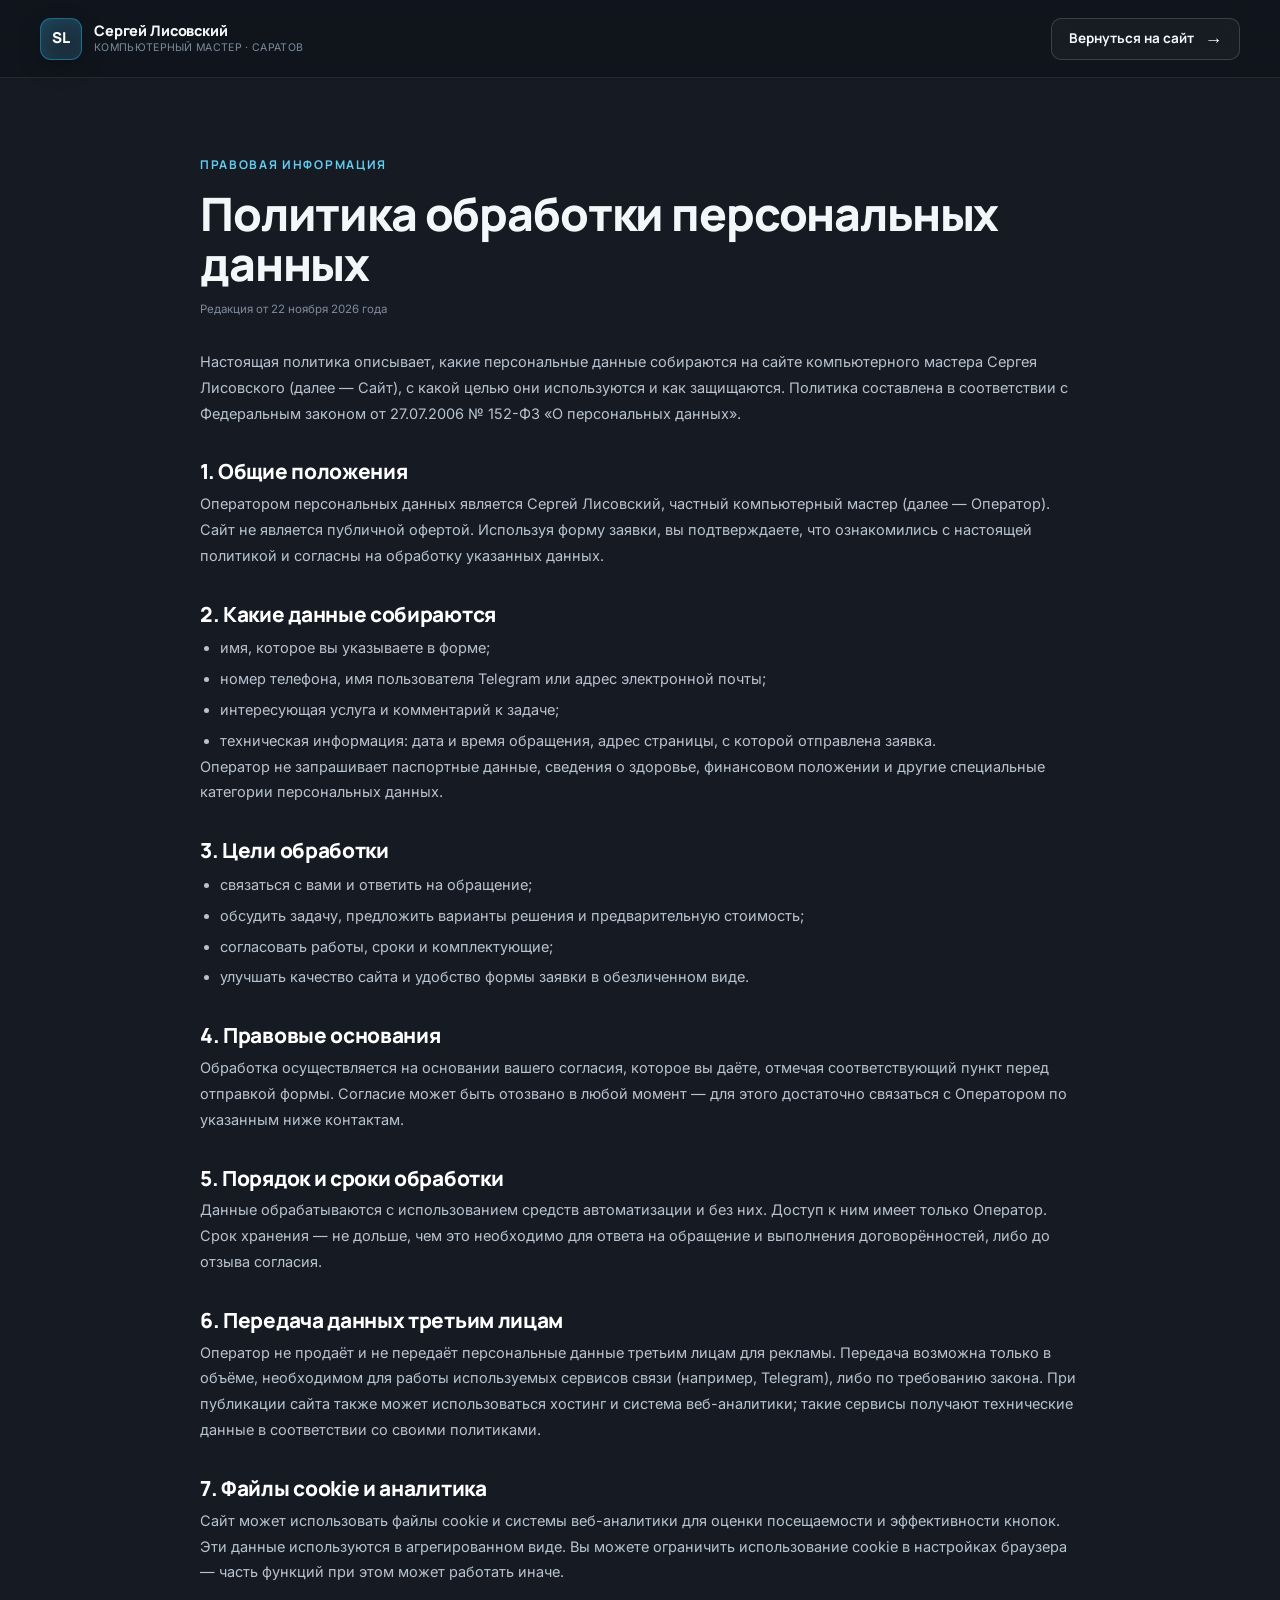
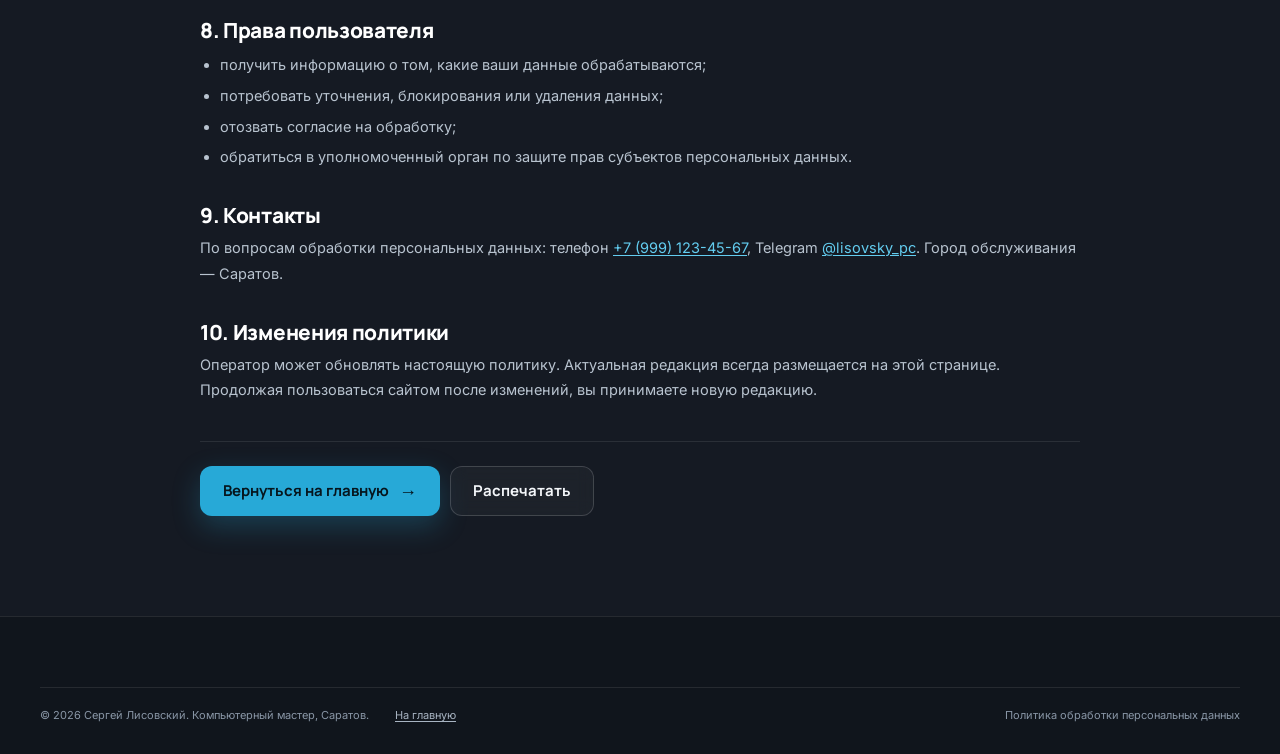
<file: privacy.html>
﻿<!DOCTYPE html>
<html lang="ru">
<head>
  <meta charset="utf-8">
  <meta name="viewport" content="width=device-width, initial-scale=1">
  <meta name="theme-color" content="#151A23">
  <title>Политика обработки персональных данных | Сергей Лисовский</title>
  <meta name="description" content="Политика обработки персональных данных сайта компьютерного мастера Сергея Лисовского в Саратове.">
  <meta name="robots" content="noindex, follow">
  <link rel="icon" href="favicon.svg" type="image/svg+xml">
  <link rel="stylesheet" href="assets/fonts/fonts.css">
  <link rel="stylesheet" href="assets/css/styles.css">
</head>
<body class="legal-page">
  <a class="skip-link" href="#main">Перейти к содержанию</a>

  <header class="site-header is-scrolled">
    <div class="container header__inner">
      <a class="brand" href="index.html">
        <span class="brand__mark" aria-hidden="true">SL</span>
        <span class="brand__text"><strong>Сергей Лисовский</strong><span>компьютерный мастер · Саратов</span></span>
      </a>
      <a class="btn btn--ghost btn--sm legal-page__back" href="index.html">Вернуться на сайт<span class="btn__arrow" aria-hidden="true">→</span></a>
    </div>
  </header>

  <main id="main" class="legal">
    <div class="container legal__container">
      <p class="eyebrow">Правовая информация</p>
      <h1>Политика обработки персональных данных</h1>
      <p class="legal__meta">Редакция от 22 ноября 2026 года</p>

      <div class="legal__content">
        <p>Настоящая политика описывает, какие персональные данные собираются на сайте компьютерного мастера Сергея Лисовского (далее — Сайт), с какой целью они используются и как защищаются. Политика составлена в соответствии с Федеральным законом от 27.07.2006 № 152-ФЗ «О персональных данных».</p>

        <h2>1. Общие положения</h2>
        <p>Оператором персональных данных является Сергей Лисовский, частный компьютерный мастер (далее — Оператор). Сайт не является публичной офертой. Используя форму заявки, вы подтверждаете, что ознакомились с настоящей политикой и согласны на обработку указанных данных.</p>

        <h2>2. Какие данные собираются</h2>
        <ul>
          <li>имя, которое вы указываете в форме;</li>
          <li>номер телефона, имя пользователя Telegram или адрес электронной почты;</li>
          <li>интересующая услуга и комментарий к задаче;</li>
          <li>техническая информация: дата и время обращения, адрес страницы, с которой отправлена заявка.</li>
        </ul>
        <p>Оператор не запрашивает паспортные данные, сведения о здоровье, финансовом положении и другие специальные категории персональных данных.</p>

        <h2>3. Цели обработки</h2>
        <ul>
          <li>связаться с вами и ответить на обращение;</li>
          <li>обсудить задачу, предложить варианты решения и предварительную стоимость;</li>
          <li>согласовать работы, сроки и комплектующие;</li>
          <li>улучшать качество сайта и удобство формы заявки в обезличенном виде.</li>
        </ul>

        <h2>4. Правовые основания</h2>
        <p>Обработка осуществляется на основании вашего согласия, которое вы даёте, отмечая соответствующий пункт перед отправкой формы. Согласие может быть отозвано в любой момент — для этого достаточно связаться с Оператором по указанным ниже контактам.</p>

        <h2>5. Порядок и сроки обработки</h2>
        <p>Данные обрабатываются с использованием средств автоматизации и без них. Доступ к ним имеет только Оператор. Срок хранения — не дольше, чем это необходимо для ответа на обращение и выполнения договорённостей, либо до отзыва согласия.</p>

        <h2>6. Передача данных третьим лицам</h2>
        <p>Оператор не продаёт и не передаёт персональные данные третьим лицам для рекламы. Передача возможна только в объёме, необходимом для работы используемых сервисов связи (например, Telegram), либо по требованию закона. При публикации сайта также может использоваться хостинг и система веб-аналитики; такие сервисы получают технические данные в соответствии со своими политиками.</p>

        <h2>7. Файлы cookie и аналитика</h2>
        <p>Сайт может использовать файлы cookie и системы веб-аналитики для оценки посещаемости и эффективности кнопок. Эти данные используются в агрегированном виде. Вы можете ограничить использование cookie в настройках браузера — часть функций при этом может работать иначе.</p>

        <h2>8. Права пользователя</h2>
        <ul>
          <li>получить информацию о том, какие ваши данные обрабатываются;</li>
          <li>потребовать уточнения, блокирования или удаления данных;</li>
          <li>отозвать согласие на обработку;</li>
          <li>обратиться в уполномоченный орган по защите прав субъектов персональных данных.</li>
        </ul>

        <h2>9. Контакты</h2>
        <p>По вопросам обработки персональных данных: телефон <a href="tel:+79991234567">+7 (999) 123-45-67</a>, Telegram <a href="https://t.me/lisovsky_pc" target="_blank" rel="noopener">@lisovsky_pc</a>. Город обслуживания — Саратов.</p>

        <h2>10. Изменения политики</h2>
        <p>Оператор может обновлять настоящую политику. Актуальная редакция всегда размещается на этой странице. Продолжая пользоваться сайтом после изменений, вы принимаете новую редакцию.</p>
      </div>

      <div class="legal__actions">
        <a class="btn btn--primary" href="index.html">Вернуться на главную<span class="btn__arrow" aria-hidden="true">→</span></a>
        <button class="btn btn--ghost" type="button" onclick="window.print()">Распечатать</button>
      </div>
    </div>
  </main>

  <footer class="site-footer">
    <div class="container">
      <div class="footer__bottom">
        <p>© <span id="year">2026</span> Сергей Лисовский. Компьютерный мастер, Саратов.</p>
        <p><a href="index.html">На главную</a></p>
        <p class="footer__credit">Политика обработки персональных данных</p>
      </div>
    </div>
  </footer>

  <script>
    document.getElementById('year').textContent = new Date().getFullYear();
  </script>
</body>
</html>
</file>
<file: assets/fonts/fonts.css>
@font-face{
  font-family:'Manrope';
  font-style:normal;
  font-weight:500;
  font-display:swap;
  src:url('../fonts/manrope-500-lat.woff2') format('woff2');
  unicode-range:U+0000-00FF,U+0131,U+0152-0153,U+02BB-02BC,U+02C6,U+02DA,U+02DC,U+0304,U+0308,U+0329,U+2000-206F,U+20AC,U+2122,U+2191,U+2193,U+2212,U+2215,U+FEFF,U+FFFD;
}
@font-face{
  font-family:'Manrope';
  font-style:normal;
  font-weight:500;
  font-display:swap;
  src:url('../fonts/manrope-500-cyr.woff2') format('woff2');
  unicode-range:U+0301,U+0400-045F,U+0490-0491,U+04B0-04B1,U+2116;
}
@font-face{
  font-family:'Manrope';
  font-style:normal;
  font-weight:600;
  font-display:swap;
  src:url('../fonts/manrope-600-lat.woff2') format('woff2');
  unicode-range:U+0000-00FF,U+0131,U+0152-0153,U+02BB-02BC,U+02C6,U+02DA,U+02DC,U+0304,U+0308,U+0329,U+2000-206F,U+20AC,U+2122,U+2191,U+2193,U+2212,U+2215,U+FEFF,U+FFFD;
}
@font-face{
  font-family:'Manrope';
  font-style:normal;
  font-weight:600;
  font-display:swap;
  src:url('../fonts/manrope-600-cyr.woff2') format('woff2');
  unicode-range:U+0301,U+0400-045F,U+0490-0491,U+04B0-04B1,U+2116;
}
@font-face{
  font-family:'Manrope';
  font-style:normal;
  font-weight:700;
  font-display:swap;
  src:url('../fonts/manrope-700-lat.woff2') format('woff2');
  unicode-range:U+0000-00FF,U+0131,U+0152-0153,U+02BB-02BC,U+02C6,U+02DA,U+02DC,U+0304,U+0308,U+0329,U+2000-206F,U+20AC,U+2122,U+2191,U+2193,U+2212,U+2215,U+FEFF,U+FFFD;
}
@font-face{
  font-family:'Manrope';
  font-style:normal;
  font-weight:700;
  font-display:swap;
  src:url('../fonts/manrope-700-cyr.woff2') format('woff2');
  unicode-range:U+0301,U+0400-045F,U+0490-0491,U+04B0-04B1,U+2116;
}
@font-face{
  font-family:'Manrope';
  font-style:normal;
  font-weight:800;
  font-display:swap;
  src:url('../fonts/manrope-800-lat.woff2') format('woff2');
  unicode-range:U+0000-00FF,U+0131,U+0152-0153,U+02BB-02BC,U+02C6,U+02DA,U+02DC,U+0304,U+0308,U+0329,U+2000-206F,U+20AC,U+2122,U+2191,U+2193,U+2212,U+2215,U+FEFF,U+FFFD;
}
@font-face{
  font-family:'Manrope';
  font-style:normal;
  font-weight:800;
  font-display:swap;
  src:url('../fonts/manrope-800-cyr.woff2') format('woff2');
  unicode-range:U+0301,U+0400-045F,U+0490-0491,U+04B0-04B1,U+2116;
}
@font-face{
  font-family:'Inter';
  font-style:normal;
  font-weight:400;
  font-display:swap;
  src:url('../fonts/inter-400-lat.woff2') format('woff2');
  unicode-range:U+0000-00FF,U+0131,U+0152-0153,U+02BB-02BC,U+02C6,U+02DA,U+02DC,U+0304,U+0308,U+0329,U+2000-206F,U+20AC,U+2122,U+2191,U+2193,U+2212,U+2215,U+FEFF,U+FFFD;
}
@font-face{
  font-family:'Inter';
  font-style:normal;
  font-weight:400;
  font-display:swap;
  src:url('../fonts/inter-400-cyr.woff2') format('woff2');
  unicode-range:U+0301,U+0400-045F,U+0490-0491,U+04B0-04B1,U+2116;
}
@font-face{
  font-family:'Inter';
  font-style:normal;
  font-weight:500;
  font-display:swap;
  src:url('../fonts/inter-500-lat.woff2') format('woff2');
  unicode-range:U+0000-00FF,U+0131,U+0152-0153,U+02BB-02BC,U+02C6,U+02DA,U+02DC,U+0304,U+0308,U+0329,U+2000-206F,U+20AC,U+2122,U+2191,U+2193,U+2212,U+2215,U+FEFF,U+FFFD;
}
@font-face{
  font-family:'Inter';
  font-style:normal;
  font-weight:500;
  font-display:swap;
  src:url('../fonts/inter-500-cyr.woff2') format('woff2');
  unicode-range:U+0301,U+0400-045F,U+0490-0491,U+04B0-04B1,U+2116;
}
@font-face{
  font-family:'Inter';
  font-style:normal;
  font-weight:600;
  font-display:swap;
  src:url('../fonts/inter-600-lat.woff2') format('woff2');
  unicode-range:U+0000-00FF,U+0131,U+0152-0153,U+02BB-02BC,U+02C6,U+02DA,U+02DC,U+0304,U+0308,U+0329,U+2000-206F,U+20AC,U+2122,U+2191,U+2193,U+2212,U+2215,U+FEFF,U+FFFD;
}
@font-face{
  font-family:'Inter';
  font-style:normal;
  font-weight:600;
  font-display:swap;
  src:url('../fonts/inter-600-cyr.woff2') format('woff2');
  unicode-range:U+0301,U+0400-045F,U+0490-0491,U+04B0-04B1,U+2116;
}
</file>
<file: assets/css/styles.css>
/* =========================================================
   Сергей Лисовский — компьютерный мастер
   Базовые стили, типографика, шапка и первый экран
   ========================================================= */

:root {
  --bg: #151a23;
  --bg-deep: #10151c;
  --bg-soft: #1a212c;
  --card: #222b38;
  --card-soft: #273241;
  --light: #f3f5f8;
  --light-alt: #e9eef4;
  --white: #ffffff;
  --text: #f4f7fa;
  --muted: #a5b1c0;
  --muted-2: #7e8b9b;
  --ink: #151a23;
  --ink-soft: #4e5c6d;
  --accent: #27a9d7;
  --accent-light: #63cdf0;
  --accent-dark: #0a7194;
  --accent-ink: #06151d;
  --line: rgba(255, 255, 255, .09);
  --line-strong: rgba(255, 255, 255, .16);
  --line-dark: rgba(21, 26, 35, .1);
  --line-dark-strong: rgba(21, 26, 35, .18);
  --radius: 18px;
  --radius-lg: 26px;
  --radius-xl: 34px;
  --shadow: 0 24px 60px rgba(0, 0, 0, .32);
  --shadow-soft: 0 18px 44px rgba(21, 26, 35, .08);
  --container: 1200px;
  --header-h: 78px;
  --ease: cubic-bezier(.22, .61, .36, 1);
  --font-head: "Manrope", "Segoe UI", sans-serif;
  --font-body: "Inter", "Segoe UI", sans-serif;
}

*,
*::before,
*::after { box-sizing: border-box; }

html {
  scroll-behavior: smooth;
  scroll-padding-top: calc(var(--header-h) + 20px);
  -webkit-text-size-adjust: 100%;
}

body {
  margin: 0;
  overflow-x: hidden;
  background: var(--bg);
  color: var(--text);
  font-family: var(--font-body);
  font-size: 16px;
  line-height: 1.65;
  font-weight: 400;
  -webkit-font-smoothing: antialiased;
  text-rendering: optimizeLegibility;
}

body.is-locked { overflow: hidden; }

img {
  display: block;
  max-width: 100%;
  height: auto;
}

svg { display: block; }

a { color: inherit; text-decoration: none; }
button, input, textarea, select { font: inherit; }
button { cursor: pointer; }
ul, ol { margin: 0; padding: 0; list-style: none; }
p, h1, h2, h3, h4, figure, blockquote, dl, dd { margin: 0; }
h1, h2, h3, h4 { font-family: var(--font-head); font-weight: 800; line-height: 1.1; letter-spacing: -.025em; }
::selection { background: var(--accent); color: var(--accent-ink); }

:focus-visible {
  outline: 2px solid var(--accent-light);
  outline-offset: 3px;
  border-radius: 4px;
}

.container {
  width: min(100% - 48px, var(--container));
  margin-inline: auto;
}

.svg-sprite {
  position: absolute;
  width: 0;
  height: 0;
  overflow: hidden;
}

.icon {
  width: 20px;
  height: 20px;
  flex: none;
  fill: none;
  stroke: currentColor;
  stroke-width: 1.8;
  stroke-linecap: round;
  stroke-linejoin: round;
}

.skip-link {
  position: fixed;
  top: 10px;
  left: 10px;
  z-index: 1000;
  padding: 12px 18px;
  border-radius: 10px;
  background: var(--accent);
  color: var(--accent-ink);
  font-weight: 600;
  transform: translateY(-160%);
  transition: transform .2s ease;
}
.skip-link:focus { transform: translateY(0); }

.section {
  position: relative;
  padding: clamp(72px, 8.5vw, 122px) 0;
}

.section--light {
  background: var(--light);
  color: var(--ink);
}

.section--light-alt {
  background:
    radial-gradient(900px 420px at 12% 0%, rgba(39, 169, 215, .07), transparent 70%),
    var(--light-alt);
}

.section--dark { background: var(--bg); }

.section-head {
  max-width: 790px;
  margin-bottom: clamp(38px, 5vw, 62px);
}

.section-head--split {
  display: grid;
  grid-template-columns: minmax(0, 1.35fr) minmax(260px, .65fr);
  gap: 40px;
  max-width: none;
  align-items: end;
}

.section-head h2 {
  font-size: clamp(2rem, 3.7vw, 3.15rem);
  max-width: 760px;
  margin-top: 14px;
}

.section-head--split h2 { max-width: 720px; }

.section-head__lead {
  max-width: 650px;
  margin-top: 20px;
  color: var(--ink-soft);
  font-size: 17px;
}

.section-head__aside {
  max-width: 390px;
  justify-self: end;
  color: var(--ink-soft);
  font-size: 15px;
  line-height: 1.7;
  padding-bottom: 6px;
}

.section--dark .section-head__aside,
.section--dark .section-head__lead { color: var(--muted); }

.eyebrow {
  display: inline-flex;
  align-items: center;
  gap: 10px;
  margin-bottom: 4px;
  color: var(--accent-light);
  font-family: var(--font-head);
  font-size: 12px;
  font-weight: 700;
  letter-spacing: .14em;
  line-height: 1.3;
  text-transform: uppercase;
}

.eyebrow--dark { color: var(--accent-dark); }

.eyebrow__dot {
  width: 7px;
  height: 7px;
  border-radius: 50%;
  background: currentColor;
  box-shadow: 0 0 0 4px rgba(39, 169, 215, .13);
}

/* Buttons */
.btn {
  display: inline-flex;
  align-items: center;
  justify-content: center;
  gap: 10px;
  min-height: 50px;
  padding: 0 22px;
  border: 1px solid transparent;
  border-radius: 12px;
  font-family: var(--font-head);
  font-size: 15px;
  font-weight: 700;
  line-height: 1.2;
  text-align: center;
  transition: transform .22s var(--ease), background .22s ease, border-color .22s ease, color .22s ease, box-shadow .22s ease;
}

.btn .icon { width: 18px; height: 18px; transition: transform .22s var(--ease); }
.btn:hover .icon { transform: translateX(3px); }

.btn--primary {
  background: var(--accent);
  color: var(--accent-ink);
  box-shadow: 0 10px 28px rgba(39, 169, 215, .26);
}
.btn--primary:hover {
  background: var(--accent-light);
  transform: translateY(-2px);
  box-shadow: 0 14px 34px rgba(39, 169, 215, .34);
}

.btn--ghost {
  border-color: var(--line-strong);
  background: rgba(255, 255, 255, .035);
  color: var(--text);
  backdrop-filter: blur(8px);
}
.btn--ghost:hover { border-color: rgba(255, 255, 255, .32); background: rgba(255, 255, 255, .07); transform: translateY(-2px); }

.section--light .btn--ghost {
  border-color: var(--line-dark-strong);
  background: transparent;
  color: var(--ink);
}
.section--light .btn--ghost:hover { border-color: var(--ink); background: rgba(21, 26, 35, .04); }

.btn--lg { min-height: 56px; padding: 0 26px; border-radius: 13px; font-size: 15.5px; }
.btn--sm { min-height: 42px; padding: 0 17px; border-radius: 10px; font-size: 13.5px; }
.btn--block { width: 100%; }

.link-arrow,
.text-link {
  display: inline-flex;
  align-items: center;
  gap: 8px;
  padding: 0;
  border: 0;
  background: none;
  color: var(--accent-dark);
  font-family: var(--font-head);
  font-size: 14.5px;
  font-weight: 700;
  text-align: left;
  transition: color .2s ease, gap .2s ease;
}
.link-arrow .icon,
.text-link .icon { width: 17px; height: 17px; transition: transform .2s var(--ease); }
.link-arrow:hover,
.text-link:hover { color: var(--ink); gap: 12px; }
.link-arrow:hover .icon,
.text-link:hover .icon { transform: translateX(2px); }

.section--dark .link-arrow { color: var(--accent-light); }
.section--dark .link-arrow:hover { color: var(--white); }

/* Header */
.site-header {
  position: fixed;
  inset: 0 0 auto;
  z-index: 100;
  height: var(--header-h);
  border-bottom: 1px solid transparent;
  transition: background .3s ease, border-color .3s ease, backdrop-filter .3s ease;
}
.site-header.is-scrolled {
  background: rgba(16, 21, 28, .86);
  border-bottom-color: var(--line);
  backdrop-filter: blur(18px);
}

.header__inner {
  display: flex;
  align-items: center;
  justify-content: space-between;
  gap: 24px;
  height: 100%;
}

.brand {
  display: inline-flex;
  align-items: center;
  gap: 12px;
  flex: none;
}

.brand__mark {
  display: grid;
  place-items: center;
  width: 42px;
  height: 42px;
  border: 1px solid rgba(39, 169, 215, .48);
  border-radius: 11px;
  background:
    linear-gradient(145deg, rgba(39, 169, 215, .2), rgba(39, 169, 215, .04)),
    var(--bg-soft);
  color: var(--white);
  font-family: var(--font-head);
  font-size: 15px;
  font-weight: 800;
  letter-spacing: -.03em;
  box-shadow: inset 0 0 18px rgba(39, 169, 215, .12), 0 8px 22px rgba(0, 0, 0, .22);
}

.brand__text { display: flex; flex-direction: column; line-height: 1.15; }
.brand__text strong { font-family: var(--font-head); font-size: 14.5px; font-weight: 800; letter-spacing: -.01em; }
.brand__text span { margin-top: 3px; color: var(--muted-2); font-size: 10.5px; letter-spacing: .03em; text-transform: uppercase; }

.nav {
  display: flex;
  align-items: center;
  gap: clamp(16px, 2vw, 28px);
}

.nav > a:not(.nav__phone) {
  position: relative;
  color: rgba(255, 255, 255, .74);
  font-size: 14px;
  font-weight: 500;
  transition: color .2s ease;
}
.nav > a:not(.nav__phone)::after {
  content: "";
  position: absolute;
  left: 0;
  bottom: -7px;
  width: 100%;
  height: 1.5px;
  border-radius: 2px;
  background: var(--accent);
  transform: scaleX(0);
  transform-origin: left;
  transition: transform .25s var(--ease);
}
.nav > a:not(.nav__phone):hover,
.nav > a.is-active { color: var(--white); }
.nav > a:not(.nav__phone):hover::after,
.nav > a.is-active::after { transform: scaleX(1); }

.nav__phone {
  display: inline-flex;
  align-items: center;
  gap: 7px;
  color: var(--white);
  font-family: var(--font-head);
  font-size: 13.5px;
  font-weight: 700;
  white-space: nowrap;
}
.nav__phone .icon { width: 16px; height: 16px; color: var(--accent-light); }

.burger {
  display: none;
  position: relative;
  width: 46px;
  height: 46px;
  padding: 0;
  border: 1px solid var(--line-strong);
  border-radius: 11px;
  background: rgba(255, 255, 255, .035);
}
.burger span {
  position: absolute;
  left: 13px;
  width: 20px;
  height: 1.7px;
  border-radius: 2px;
  background: var(--white);
  transition: transform .25s ease, opacity .2s ease, top .25s ease;
}
.burger span:nth-child(1) { top: 16px; }
.burger span:nth-child(2) { top: 22px; }
.burger span:nth-child(3) { top: 28px; }
.burger.is-open span:nth-child(1) { top: 22px; transform: rotate(45deg); }
.burger.is-open span:nth-child(2) { opacity: 0; }
.burger.is-open span:nth-child(3) { top: 22px; transform: rotate(-45deg); }

/* Mobile menu */
.mobile-menu {
  position: fixed;
  inset: var(--header-h) 0 0;
  z-index: 95;
  overflow-y: auto;
  background:
    radial-gradient(700px 500px at 80% 0%, rgba(39, 169, 215, .12), transparent 70%),
    var(--bg-deep);
  opacity: 0;
  visibility: hidden;
  transform: translateY(-8px);
  transition: opacity .28s ease, visibility .28s ease, transform .28s var(--ease);
}
.mobile-menu.is-open { opacity: 1; visibility: visible; transform: none; }

.mobile-menu__inner {
  width: min(100% - 40px, 560px);
  margin: 0 auto;
  padding: 26px 0 36px;
  display: flex;
  flex-direction: column;
  min-height: calc(100% - 20px);
}
.mobile-menu__nav { display: flex; flex-direction: column; }
.mobile-menu__nav a {
  display: flex;
  align-items: baseline;
  gap: 16px;
  padding: 15px 4px;
  border-bottom: 1px solid var(--line);
  font-family: var(--font-head);
  font-size: clamp(1.35rem, 6vw, 1.7rem);
  font-weight: 700;
  letter-spacing: -.02em;
}
.mobile-menu__nav a span { color: var(--accent); font-size: 11px; font-weight: 700; letter-spacing: .12em; }
.mobile-menu__footer { margin-top: auto; padding-top: 28px; }
.mobile-menu__phone { display: inline-block; margin-bottom: 18px; font-family: var(--font-head); font-size: 22px; font-weight: 800; }
.mobile-menu__socials { display: flex; gap: 10px; margin-bottom: 22px; }
.mobile-menu__socials a {
  display: grid;
  place-items: center;
  width: 42px;
  height: 42px;
  border: 1px solid var(--line-strong);
  border-radius: 10px;
  color: var(--muted);
  transition: color .2s ease, border-color .2s ease;
}
.mobile-menu__socials a:hover { color: var(--accent-light); border-color: rgba(39, 169, 215, .45); }
.mobile-menu__note { margin-top: 12px; color: var(--muted-2); font-size: 12.5px; text-align: center; }

/* Hero */
.hero {
  position: relative;
  overflow: hidden;
  padding: calc(var(--header-h) + clamp(50px, 7vw, 92px)) 0 clamp(54px, 7vw, 86px);
  background: var(--bg);
}

.hero__bg {
  position: absolute;
  inset: 0;
  pointer-events: none;
  background:
    radial-gradient(760px 620px at 76% 20%, rgba(39, 169, 215, .16), transparent 68%),
    radial-gradient(600px 500px at 4% 84%, rgba(39, 169, 215, .07), transparent 70%),
    linear-gradient(180deg, rgba(255, 255, 255, .015), transparent 40%);
}
.hero__bg::before {
  content: "";
  position: absolute;
  inset: 0;
  background-image:
    linear-gradient(rgba(255, 255, 255, .035) 1px, transparent 1px),
    linear-gradient(90deg, rgba(255, 255, 255, .035) 1px, transparent 1px);
  background-size: 64px 64px;
  mask-image: radial-gradient(ellipse 70% 70% at 55% 35%, #000 20%, transparent 75%);
  -webkit-mask-image: radial-gradient(ellipse 70% 70% at 55% 35%, #000 20%, transparent 75%);
  opacity: .5;
}

.hero__inner {
  position: relative;
  display: grid;
  grid-template-columns: minmax(0, 1.04fr) minmax(0, .96fr);
  gap: clamp(34px, 5vw, 74px);
  align-items: center;
}

.hero__content { position: relative; z-index: 2; }

.hero__title {
  max-width: 700px;
  margin-top: 18px;
  font-size: clamp(2.55rem, 5.2vw, 4.45rem);
  line-height: 1.03;
  letter-spacing: -.04em;
}
.hero__title span {
  display: block;
  color: var(--accent-light);
  background: linear-gradient(92deg, #8ee3ff 0%, var(--accent) 62%, #2c86b3 100%);
  -webkit-background-clip: text;
  background-clip: text;
  -webkit-text-fill-color: transparent;
}

.hero__lead {
  max-width: 610px;
  margin-top: 24px;
  color: #c3ccd7;
  font-size: clamp(16px, 1.3vw, 18px);
  line-height: 1.7;
}

.hero__tags {
  display: flex;
  flex-wrap: wrap;
  gap: 8px 10px;
  margin-top: 26px;
}
.hero__tags li {
  display: inline-flex;
  align-items: center;
  gap: 6px;
  padding: 7px 11px;
  border: 1px solid var(--line);
  border-radius: 999px;
  background: rgba(255, 255, 255, .03);
  color: #c8d2de;
  font-size: 12.5px;
  line-height: 1.2;
}
.hero__tags .icon { width: 13px; height: 13px; color: var(--accent-light); stroke-width: 2.4; }

.hero__actions {
  display: flex;
  flex-wrap: wrap;
  gap: 12px;
  margin-top: 32px;
}

.hero__note {
  display: flex;
  align-items: center;
  gap: 8px;
  margin-top: 18px;
  color: var(--muted);
  font-size: 12.5px;
}
.hero__note .icon { width: 16px; height: 16px; color: var(--accent-light); }

.hero__stats {
  display: grid;
  grid-template-columns: repeat(3, minmax(0, 1fr));
  gap: 18px;
  margin-top: clamp(36px, 5vw, 54px);
  padding-top: 24px;
  border-top: 1px solid var(--line);
}
.hero__stats div { min-width: 0; }
.hero__stats dt {
  color: var(--white);
  font-family: var(--font-head);
  font-size: clamp(16px, 1.5vw, 19px);
  font-weight: 800;
  line-height: 1.2;
  letter-spacing: -.02em;
}
.hero__stats dd { margin-top: 5px; color: var(--muted-2); font-size: 11.5px; line-height: 1.45; }

.hero__media {
  position: relative;
  justify-self: end;
  width: min(100%, 510px);
}
.hero__image {
  position: relative;
  overflow: hidden;
  border: 1px solid rgba(255, 255, 255, .14);
  border-radius: var(--radius-xl);
  background: var(--bg-deep);
  box-shadow: 0 34px 90px rgba(0, 0, 0, .48), 0 0 0 1px rgba(39, 169, 215, .08) inset;
}
.hero__image::before {
  content: "";
  position: absolute;
  inset: 0;
  z-index: 1;
  border-radius: inherit;
  background: linear-gradient(180deg, transparent 55%, rgba(6, 12, 18, .5));
  pointer-events: none;
}
.hero__image img {
  width: 100%;
  aspect-ratio: 4 / 5;
  object-fit: cover;
  transform: scale(1.01);
}
.hero__image-shade {
  position: absolute;
  inset: 0;
  z-index: 1;
  background:
    radial-gradient(70% 50% at 70% 10%, rgba(39, 169, 215, .16), transparent 70%),
    linear-gradient(90deg, rgba(6, 12, 18, .2), transparent 45%);
  pointer-events: none;
}

.hero__ring {
  position: absolute;
  z-index: -1;
  top: -38px;
  right: -38px;
  width: 74%;
  aspect-ratio: 1;
  border: 1px solid rgba(39, 169, 215, .22);
  border-radius: 50%;
  box-shadow: 0 0 80px rgba(39, 169, 215, .12) inset;
}
.hero__ring::before {
  content: "";
  position: absolute;
  inset: 16%;
  border: 1px dashed rgba(39, 169, 215, .18);
  border-radius: 50%;
}

.hero__float {
  position: absolute;
  z-index: 3;
  display: flex;
  align-items: center;
  gap: 10px;
  padding: 11px 14px;
  border: 1px solid rgba(255, 255, 255, .14);
  border-radius: 14px;
  background: rgba(18, 24, 32, .78);
  box-shadow: 0 16px 38px rgba(0, 0, 0, .3);
  backdrop-filter: blur(14px);
}
.hero__float--top { top: 22px; right: -22px; }
.hero__float--bottom { bottom: 32px; left: -30px; }
.hero__float-icon {
  display: grid;
  place-items: center;
  width: 34px;
  height: 34px;
  flex: none;
  border-radius: 9px;
  background: rgba(39, 169, 215, .14);
  color: var(--accent-light);
}
.hero__float-icon--accent { background: rgba(39, 169, 215, .2); }
.hero__float strong { display: block; color: var(--white); font-family: var(--font-head); font-size: 12px; font-weight: 700; line-height: 1.3; }
.hero__float small { display: block; margin-top: 2px; color: var(--muted-2); font-size: 10px; line-height: 1.3; }

/* Reveal */
.reveal {
  opacity: 0;
  transform: translateY(22px);
  transition: opacity .7s var(--ease), transform .7s var(--ease);
  transition-delay: var(--d, 0s);
}
.reveal.is-visible { opacity: 1; transform: none; }

/* =========================================================
   Боли, решения, обо мне, оффер, портфолио
   ========================================================= */

.grid {
  display: grid;
  gap: 22px;
}
.grid--3 { grid-template-columns: repeat(3, minmax(0, 1fr)); }

/* Pain cards */
.pain-card {
  position: relative;
  display: flex;
  flex-direction: column;
  padding: 28px;
  border: 1px solid var(--line-dark);
  border-radius: var(--radius-lg);
  background: var(--white);
  box-shadow: 0 12px 34px rgba(21, 26, 35, .045);
  transition: transform .28s var(--ease), box-shadow .28s ease, border-color .28s ease;
}
.pain-card::after {
  content: "";
  position: absolute;
  inset: auto 28px 0;
  height: 2px;
  border-radius: 2px 2px 0 0;
  background: linear-gradient(90deg, var(--accent), transparent);
  opacity: 0;
  transition: opacity .28s ease;
}
.pain-card:hover {
  transform: translateY(-5px);
  border-color: rgba(39, 169, 215, .3);
  box-shadow: 0 22px 46px rgba(21, 26, 35, .09);
}
.pain-card:hover::after { opacity: 1; }

.pain-card__top {
  display: flex;
  align-items: center;
  justify-content: space-between;
  gap: 16px;
}
.pain-card__icon {
  display: grid;
  place-items: center;
  width: 48px;
  height: 48px;
  border-radius: 13px;
  background: rgba(39, 169, 215, .1);
  color: var(--accent-dark);
}
.pain-card__icon .icon { width: 23px; height: 23px; }
.pain-card__num {
  color: #c4ceda;
  font-family: var(--font-head);
  font-size: 12px;
  font-weight: 800;
  letter-spacing: .08em;
}
.pain-card h3 { margin-top: 24px; font-size: 1.22rem; line-height: 1.28; }
.pain-card p { margin-top: 12px; color: var(--ink-soft); font-size: 14.5px; line-height: 1.72; }

/* Solution cards */
.solutions__grid { align-items: stretch; }
.solution-card {
  position: relative;
  display: flex;
  flex-direction: column;
  padding: 30px;
  border: 1px solid var(--line-dark);
  border-radius: var(--radius-lg);
  background: var(--white);
  box-shadow: 0 12px 34px rgba(21, 26, 35, .045);
  transition: transform .28s var(--ease), box-shadow .28s ease, border-color .28s ease;
}
.solution-card::before {
  content: "";
  position: absolute;
  inset: 0 0 auto;
  height: 3px;
  border-radius: var(--radius-lg) var(--radius-lg) 0 0;
  background: linear-gradient(90deg, var(--accent), rgba(39, 169, 215, .15));
  opacity: 0;
  transition: opacity .28s ease;
}
.solution-card:hover {
  transform: translateY(-5px);
  border-color: rgba(39, 169, 215, .3);
  box-shadow: 0 22px 48px rgba(21, 26, 35, .09);
}
.solution-card:hover::before { opacity: 1; }
.solution-card__icon {
  display: grid;
  place-items: center;
  width: 52px;
  height: 52px;
  margin-bottom: 22px;
  border: 1px solid rgba(39, 169, 215, .2);
  border-radius: 14px;
  background: linear-gradient(145deg, rgba(39, 169, 215, .13), rgba(39, 169, 215, .03));
  color: var(--accent-dark);
}
.solution-card__icon .icon { width: 25px; height: 25px; }
.solution-card__label {
  color: var(--accent-dark);
  font-family: var(--font-head);
  font-size: 10.5px;
  font-weight: 800;
  letter-spacing: .14em;
  text-transform: uppercase;
}
.solution-card h3 { margin-top: 8px; font-size: 1.32rem; line-height: 1.26; }
.solution-card p { margin-top: 12px; color: var(--ink-soft); font-size: 14.5px; line-height: 1.72; }

.chips { display: flex; flex-wrap: wrap; gap: 7px; margin-top: 18px; }
.chips li {
  padding: 5px 9px;
  border-radius: 999px;
  background: var(--light-alt);
  color: #566475;
  font-size: 11.5px;
  line-height: 1.3;
}
.solution-card .link-arrow { margin-top: auto; padding-top: 24px; }

.solutions__note {
  display: flex;
  flex-wrap: wrap;
  align-items: center;
  gap: 8px;
  margin-top: 30px;
  color: var(--ink-soft);
  font-size: 14px;
}
.solutions__note .text-link { font-size: 14px; }

/* About */
.about {
  overflow: hidden;
  background:
    radial-gradient(800px 520px at 8% 18%, rgba(39, 169, 215, .09), transparent 70%),
    var(--bg);
}
.about__inner {
  display: grid;
  grid-template-columns: minmax(0, .9fr) minmax(0, 1.1fr);
  gap: clamp(42px, 6vw, 78px);
  align-items: center;
}
.about__media { position: relative; padding-bottom: 38px; }
.about__frame {
  position: relative;
  overflow: hidden;
  border: 1px solid rgba(255, 255, 255, .13);
  border-radius: var(--radius-xl);
  background: var(--bg-deep);
  box-shadow: 0 30px 70px rgba(0, 0, 0, .38);
}
.about__frame::before {
  content: "";
  position: absolute;
  z-index: 2;
  inset: 0;
  border-radius: inherit;
  box-shadow: inset 0 0 0 1px rgba(39, 169, 215, .12);
  pointer-events: none;
}
.about__frame img { width: 100%; aspect-ratio: 4 / 5; object-fit: cover; }
.about__frame-shade {
  position: absolute;
  inset: 0;
  background: linear-gradient(180deg, transparent 55%, rgba(6, 12, 18, .58));
}
.about__badge {
  position: absolute;
  z-index: 3;
  right: 20px;
  bottom: 20px;
  display: flex;
  align-items: center;
  gap: 10px;
  padding: 12px 16px 12px 14px;
  border: 1px solid rgba(255, 255, 255, .16);
  border-radius: 14px;
  background: rgba(16, 21, 28, .82);
  backdrop-filter: blur(12px);
}
.about__badge strong {
  color: var(--accent-light);
  font-family: var(--font-head);
  font-size: 34px;
  font-weight: 800;
  line-height: .9;
  letter-spacing: -.04em;
}
.about__badge span { color: var(--muted); font-size: 10.5px; line-height: 1.25; text-transform: uppercase; letter-spacing: .06em; }

.about__detail {
  position: absolute;
  z-index: 4;
  right: -26px;
  bottom: 0;
  width: 49%;
  margin: 0;
  padding: 6px;
  border: 1px solid rgba(255, 255, 255, .12);
  border-radius: 17px;
  background: var(--bg);
  box-shadow: 0 20px 44px rgba(0, 0, 0, .36);
}
.about__detail img { width: 100%; aspect-ratio: 3 / 2; object-fit: cover; border-radius: 12px; }
.about__detail figcaption { padding: 8px 4px 3px; color: var(--muted-2); font-size: 10px; line-height: 1.35; text-align: center; }

.about__content h2 { max-width: 640px; margin-top: 14px; font-size: clamp(1.9rem, 3.2vw, 2.8rem); }
.about__text { margin-top: 22px; }
.about__text p { color: #b8c3cf; font-size: 15px; line-height: 1.75; }
.about__text p + p { margin-top: 12px; }

.about__skills { margin-top: 28px; }
.about__skills h3 { font-size: 1.05rem; letter-spacing: -.01em; }
.check-list {
  display: grid;
  grid-template-columns: repeat(2, minmax(0, 1fr));
  gap: 10px 18px;
  margin-top: 14px;
}
.check-list li {
  display: flex;
  align-items: flex-start;
  gap: 8px;
  color: #b8c3cf;
  font-size: 12.8px;
  line-height: 1.5;
}
.check-list .icon { width: 15px; height: 15px; margin-top: 2px; color: var(--accent-light); stroke-width: 2.4; }

.about__quote {
  margin-top: 28px;
  padding: 18px 20px;
  border-left: 2px solid var(--accent);
  border-radius: 0 12px 12px 0;
  background: rgba(255, 255, 255, .035);
}
.about__quote p {
  color: #d7dee7;
  font-family: var(--font-head);
  font-size: 14.5px;
  font-weight: 600;
  line-height: 1.6;
}

.about__closing { margin-top: 20px; color: var(--muted); font-size: 13.5px; line-height: 1.65; }

.about__stats {
  display: grid;
  grid-template-columns: repeat(3, minmax(0, 1fr));
  gap: 18px;
  margin-top: 28px;
  padding-top: 22px;
  border-top: 1px solid var(--line);
}
.about__stats dt {
  color: var(--white);
  font-family: var(--font-head);
  font-size: 17px;
  font-weight: 800;
  line-height: 1.2;
  letter-spacing: -.02em;
}
.about__stats dd { margin-top: 4px; color: var(--muted-2); font-size: 10.8px; line-height: 1.4; }

/* Offer */
.offer-card {
  position: relative;
  overflow: hidden;
  display: grid;
  grid-template-columns: minmax(0, 1.15fr) minmax(300px, .85fr);
  gap: clamp(34px, 5vw, 64px);
  padding: clamp(30px, 4.5vw, 62px);
  border: 1px solid rgba(255, 255, 255, .12);
  border-radius: var(--radius-xl);
  background:
    radial-gradient(700px 420px at 12% 0%, rgba(39, 169, 215, .18), transparent 70%),
    linear-gradient(135deg, #1b2430 0%, #121820 100%);
  box-shadow: var(--shadow);
  color: var(--text);
}
.offer-card__bg {
  position: absolute;
  inset: 0;
  background: url("../img/circuit-1800.webp") center / cover no-repeat;
  opacity: .18;
  mask-image: linear-gradient(90deg, transparent 0%, #000 55%, #000 100%);
  -webkit-mask-image: linear-gradient(90deg, transparent 0%, #000 55%, #000 100%);
  pointer-events: none;
}
.offer-card > * { position: relative; z-index: 1; }
.offer-card h2 { max-width: 620px; margin-top: 12px; font-size: clamp(1.9rem, 3.3vw, 2.9rem); }
.offer-card__lead { max-width: 610px; margin-top: 16px; color: #b9c5d1; font-size: 15.5px; line-height: 1.7; }

.offer-steps { display: grid; gap: 16px; margin-top: 30px; }
.offer-steps li { display: grid; grid-template-columns: 34px 1fr; gap: 12px; align-items: start; }
.offer-steps li > span {
  display: grid;
  place-items: center;
  width: 30px;
  height: 30px;
  border: 1px solid rgba(39, 169, 215, .32);
  border-radius: 9px;
  background: rgba(39, 169, 215, .1);
  color: var(--accent-light);
  font-family: var(--font-head);
  font-size: 10.5px;
  font-weight: 800;
}
.offer-steps strong { display: block; color: var(--white); font-family: var(--font-head); font-size: 14px; font-weight: 700; }
.offer-steps p { margin-top: 3px; color: var(--muted); font-size: 12.5px; line-height: 1.55; }

.offer-aside {
  align-self: center;
  padding: 26px;
  border: 1px solid rgba(255, 255, 255, .14);
  border-radius: var(--radius-lg);
  background: rgba(255, 255, 255, .055);
  box-shadow: 0 18px 46px rgba(0, 0, 0, .2);
  backdrop-filter: blur(12px);
}
.offer-aside__badge {
  display: inline-flex;
  align-items: center;
  gap: 7px;
  padding: 6px 10px;
  border-radius: 999px;
  background: rgba(39, 169, 215, .16);
  color: var(--accent-light);
  font-family: var(--font-head);
  font-size: 10.5px;
  font-weight: 800;
  letter-spacing: .08em;
  text-transform: uppercase;
}
.offer-aside__badge .icon { width: 14px; height: 14px; }
.offer-aside__label { margin-top: 18px; color: var(--muted); font-size: 12px; }
.offer-aside__price {
  margin-top: 2px;
  color: var(--white);
  font-family: var(--font-head);
  font-size: clamp(3rem, 5vw, 4.2rem);
  font-weight: 800;
  line-height: 1;
  letter-spacing: -.05em;
}
.offer-aside__price small { font-size: 14px; font-weight: 600; color: var(--muted); letter-spacing: 0; }
.offer-aside__list { display: grid; gap: 9px; margin: 22px 0 24px; }
.offer-aside__list li { display: flex; align-items: flex-start; gap: 8px; color: #cdd7e1; font-size: 12.8px; line-height: 1.45; }
.offer-aside__list .icon { width: 15px; height: 15px; margin-top: 2px; color: var(--accent-light); stroke-width: 2.4; }
.offer-aside__note { margin-top: 14px; color: var(--muted-2); font-size: 10.8px; line-height: 1.5; text-align: center; }

/* Portfolio */
.works {
  background:
    radial-gradient(900px 500px at 88% 10%, rgba(39, 169, 215, .08), transparent 70%),
    var(--bg);
}
.works__grid {
  display: grid;
  grid-template-columns: repeat(2, minmax(0, 1fr));
  gap: 26px;
}
.project-card {
  overflow: hidden;
  border: 1px solid var(--line);
  border-radius: 22px;
  background: linear-gradient(160deg, #202936, #1a222c);
  transition: transform .28s var(--ease), border-color .28s ease, box-shadow .28s ease;
}
.project-card:hover {
  transform: translateY(-5px);
  border-color: rgba(39, 169, 215, .38);
  box-shadow: 0 24px 54px rgba(0, 0, 0, .28);
}
.project-card__media {
  position: relative;
  display: block;
  width: 100%;
  padding: 0;
  border: 0;
  background: var(--bg-deep);
  overflow: hidden;
}
.project-card__media img {
  width: 100%;
  aspect-ratio: 16 / 10;
  object-fit: cover;
  transition: transform .55s var(--ease);
}
.project-card:hover .project-card__media img { transform: scale(1.045); }
.project-card__media::after {
  content: "";
  position: absolute;
  inset: 0;
  background: linear-gradient(180deg, rgba(6, 12, 18, .08), transparent 40%, rgba(6, 12, 18, .32));
  pointer-events: none;
}
.project-card__tag {
  position: absolute;
  z-index: 2;
  top: 14px;
  left: 14px;
  padding: 5px 9px;
  border: 1px solid rgba(255, 255, 255, .18);
  border-radius: 7px;
  background: rgba(12, 18, 25, .66);
  color: #e7edf4;
  font-size: 10.5px;
  font-weight: 600;
  letter-spacing: .04em;
  backdrop-filter: blur(8px);
}
.project-card__zoom {
  position: absolute;
  z-index: 2;
  top: 14px;
  right: 14px;
  display: grid;
  place-items: center;
  width: 34px;
  height: 34px;
  border: 1px solid rgba(255, 255, 255, .18);
  border-radius: 9px;
  background: rgba(12, 18, 25, .58);
  color: var(--white);
  opacity: 0;
  transform: translateY(-4px);
  transition: opacity .25s ease, transform .25s var(--ease);
  backdrop-filter: blur(8px);
}
.project-card:hover .project-card__zoom { opacity: 1; transform: none; }
.project-card__zoom .icon { width: 17px; height: 17px; }

.project-card__body { padding: 24px 26px 26px; }
.project-card__title { display: flex; align-items: baseline; gap: 11px; }
.project-card__title > span {
  color: var(--accent);
  font-family: var(--font-head);
  font-size: 11px;
  font-weight: 800;
  letter-spacing: .08em;
}
.project-card__title h3 { font-size: 1.45rem; letter-spacing: -.02em; }
.project-card__summary { margin-top: 8px; color: var(--muted); font-size: 13.5px; line-height: 1.6; }

.project-specs { display: flex; flex-wrap: wrap; gap: 6px; margin-top: 16px; }
.project-specs li {
  padding: 4px 8px;
  border: 1px solid var(--line);
  border-radius: 6px;
  background: rgba(255, 255, 255, .025);
  color: #aebac8;
  font-size: 10.5px;
  line-height: 1.3;
  white-space: nowrap;
}
.project-card .link-arrow { margin-top: 20px; font-size: 13.5px; }

.works__note {
  display: flex;
  align-items: flex-start;
  gap: 8px;
  max-width: 880px;
  margin-top: 28px;
  color: var(--muted-2);
  font-size: 11.8px;
  line-height: 1.55;
}
.works__note .icon { width: 15px; height: 15px; margin-top: 1px; color: var(--accent); }

/* =========================================================
   Отзывы, цены, этапы, форматы, контакты, подвал
   ========================================================= */

/* Reviews */
.reviews { background: var(--light); }
.reviews__grid {
  display: grid;
  grid-template-columns: repeat(2, minmax(0, 1fr));
  gap: 22px;
}
.review-card {
  position: relative;
  overflow: hidden;
  padding: 28px;
  border: 1px solid var(--line-dark);
  border-radius: var(--radius-lg);
  background: var(--white);
  box-shadow: 0 12px 34px rgba(21, 26, 35, .045);
}
.review-card::before {
  content: "“";
  position: absolute;
  right: 24px;
  bottom: -34px;
  color: rgba(39, 169, 215, .09);
  font-family: Georgia, serif;
  font-size: 150px;
  line-height: 1;
  pointer-events: none;
}
.review-card__head { display: flex; align-items: center; gap: 13px; }
.review-card__avatar {
  display: grid;
  place-items: center;
  width: 44px;
  height: 44px;
  flex: none;
  border: 1px solid rgba(39, 169, 215, .22);
  border-radius: 50%;
  background: linear-gradient(145deg, rgba(39, 169, 215, .16), rgba(39, 169, 215, .04));
  color: var(--accent-dark);
  font-family: var(--font-head);
  font-size: 15px;
  font-weight: 800;
}
.review-card__head h3 { font-size: 1rem; letter-spacing: -.01em; }
.review-card__head p { margin-top: 2px; color: var(--ink-soft); font-size: 11px; line-height: 1.3; }
.stars { display: inline-flex; gap: 2px; margin-left: auto; color: #e9a62c; align-self: flex-start; }
.stars .icon { width: 13px; height: 13px; }
.review-card blockquote {
  position: relative;
  z-index: 1;
  margin-top: 18px;
  color: #4c5a6a;
  font-size: 14px;
  line-height: 1.75;
}
/* Prices */
.prices {
  background:
    radial-gradient(820px 480px at 92% 4%, rgba(39, 169, 215, .08), transparent 70%),
    var(--bg);
}
.prices__grid {
  display: grid;
  grid-template-columns: repeat(2, minmax(0, 1fr));
  gap: 24px;
}
.price-card {
  position: relative;
  padding: 28px;
  border: 1px solid var(--line);
  border-radius: 22px;
  background: linear-gradient(160deg, #202936, #1a222c);
}
.price-card--featured {
  border-color: rgba(39, 169, 215, .38);
  background:
    radial-gradient(420px 260px at 90% 0%, rgba(39, 169, 215, .13), transparent 70%),
    linear-gradient(160deg, #22303e, #1a222c);
}
.price-card__badge {
  position: absolute;
  top: -10px;
  left: 26px;
  padding: 4px 9px;
  border-radius: 6px;
  background: var(--accent);
  color: var(--accent-ink);
  font-family: var(--font-head);
  font-size: 9.5px;
  font-weight: 800;
  letter-spacing: .05em;
  text-transform: uppercase;
}
.price-card__head { display: flex; align-items: center; gap: 12px; }
.price-card__icon {
  display: grid;
  place-items: center;
  width: 42px;
  height: 42px;
  flex: none;
  border: 1px solid rgba(39, 169, 215, .2);
  border-radius: 11px;
  background: rgba(39, 169, 215, .09);
  color: var(--accent-light);
}
.price-card__icon .icon { width: 20px; height: 20px; }
.price-card__head h3 { font-size: 1.1rem; letter-spacing: -.01em; }
.price-list { margin-top: 18px; }
.price-list li {
  display: flex;
  align-items: baseline;
  justify-content: space-between;
  gap: 20px;
  padding: 11px 0;
  border-bottom: 1px dashed rgba(255, 255, 255, .09);
}
.price-list li:last-child { border-bottom: 0; padding-bottom: 0; }
.price-list span { color: var(--muted); font-size: 12.5px; line-height: 1.5; }
.price-list strong {
  flex: none;
  color: var(--white);
  font-family: var(--font-head);
  font-size: 12.5px;
  font-weight: 700;
  line-height: 1.4;
  text-align: right;
  white-space: nowrap;
}
.price-card--featured .price-list strong { color: var(--accent-light); }
.price-card__note { margin-top: 16px; color: var(--muted-2); font-size: 10.8px; line-height: 1.55; }

.prices__footer {
  display: flex;
  align-items: center;
  justify-content: space-between;
  gap: 26px;
  margin-top: 28px;
  padding: 22px 26px;
  border: 1px solid var(--line);
  border-radius: 18px;
  background: rgba(255, 255, 255, .025);
}
.prices__footer p {
  display: flex;
  align-items: flex-start;
  gap: 8px;
  max-width: 650px;
  color: var(--muted);
  font-size: 11.8px;
  line-height: 1.55;
}
.prices__footer .icon { width: 15px; height: 15px; margin-top: 1px; color: var(--accent); }
.prices__footer .btn { flex: none; }

/* Process */
.process { background: var(--light); }
.steps {
  display: grid;
  grid-template-columns: repeat(4, minmax(0, 1fr));
  gap: 20px;
}
.step {
  position: relative;
  padding: 26px 22px 24px;
  border: 1px solid var(--line-dark);
  border-radius: var(--radius-lg);
  background: var(--white);
  box-shadow: 0 10px 30px rgba(21, 26, 35, .04);
}
.step:not(:last-child)::after {
  content: "";
  position: absolute;
  z-index: 2;
  top: 50%;
  right: -16px;
  width: 7px;
  height: 7px;
  border-top: 1.5px solid #b9c6d4;
  border-right: 1.5px solid #b9c6d4;
  transform: translateY(-50%) rotate(45deg);
}
.step__num {
  display: inline-block;
  color: #a6b3c2;
  font-family: var(--font-head);
  font-size: 10.5px;
  font-weight: 800;
  letter-spacing: .1em;
}
.step__icon {
  display: grid;
  place-items: center;
  width: 46px;
  height: 46px;
  margin-top: 14px;
  border: 1px solid rgba(39, 169, 215, .2);
  border-radius: 12px;
  background: rgba(39, 169, 215, .09);
  color: var(--accent-dark);
}
.step__icon .icon { width: 22px; height: 22px; }
.step h3 { margin-top: 16px; font-size: 1.02rem; line-height: 1.3; }
.step p { margin-top: 8px; color: var(--ink-soft); font-size: 12.5px; line-height: 1.65; }

/* Formats */
.formats {
  background:
    radial-gradient(760px 460px at 6% 8%, rgba(39, 169, 215, .09), transparent 70%),
    var(--bg);
}
.formats__grid {
  display: grid;
  grid-template-columns: repeat(3, minmax(0, 1fr));
  gap: 22px;
}
.format-card {
  position: relative;
  display: flex;
  flex-direction: column;
  padding: 28px;
  border: 1px solid var(--line);
  border-radius: 22px;
  background: linear-gradient(160deg, #202936, #1a222c);
  transition: transform .28s var(--ease), border-color .28s ease;
}
.format-card:hover { transform: translateY(-4px); border-color: rgba(39, 169, 215, .32); }
.format-card--featured {
  border-color: rgba(39, 169, 215, .34);
  background:
    radial-gradient(380px 240px at 100% 0%, rgba(39, 169, 215, .14), transparent 70%),
    linear-gradient(160deg, #22303e, #1a222c);
}
.format-card__icon {
  display: grid;
  place-items: center;
  width: 46px;
  height: 46px;
  border: 1px solid rgba(39, 169, 215, .2);
  border-radius: 12px;
  background: rgba(39, 169, 215, .09);
  color: var(--accent-light);
}
.format-card__icon .icon { width: 22px; height: 22px; }
.format-card__tag {
  margin-top: 18px;
  color: var(--accent-light);
  font-family: var(--font-head);
  font-size: 10px;
  font-weight: 800;
  letter-spacing: .13em;
  text-transform: uppercase;
}
.format-card h3 { margin-top: 6px; font-size: 1.18rem; line-height: 1.3; }
.format-card > p { margin-top: 10px; color: var(--muted); font-size: 12.8px; line-height: 1.65; }
.format-card__price { display: flex; align-items: baseline; gap: 8px; margin-top: auto; padding-top: 22px; }
.format-card__price strong {
  color: var(--white);
  font-family: var(--font-head);
  font-size: 1.85rem;
  font-weight: 800;
  line-height: 1;
  letter-spacing: -.04em;
}
.format-card--featured .format-card__price strong { color: var(--accent-light); }
.format-card__price span { color: var(--muted-2); font-size: 10px; }
.format-card__hint { margin-top: 8px !important; color: var(--muted-2) !important; font-size: 10.8px !important; }

.conditions {
  margin-top: 28px;
  padding: 30px;
  border: 1px solid var(--line);
  border-radius: 24px;
  background: rgba(255, 255, 255, .028);
}
.conditions__head { display: flex; align-items: center; gap: 14px; }
.conditions__icon {
  display: grid;
  place-items: center;
  width: 44px;
  height: 44px;
  flex: none;
  border-radius: 12px;
  background: rgba(39, 169, 215, .1);
  color: var(--accent-light);
}
.conditions__head h3 { font-size: 1.05rem; }
.conditions__head p { margin-top: 2px; color: var(--muted-2); font-size: 11.5px; }
.conditions__badge {
  margin-left: auto;
  padding: 6px 10px;
  border: 1px solid rgba(39, 169, 215, .25);
  border-radius: 999px;
  background: rgba(39, 169, 215, .07);
  color: var(--accent-light);
  font-family: var(--font-head);
  font-size: 9.5px;
  font-weight: 800;
  letter-spacing: .06em;
  text-transform: uppercase;
  white-space: nowrap;
}
.conditions .check-list { grid-template-columns: repeat(2, minmax(0, 1fr)); gap: 11px 26px; margin-top: 22px; padding-top: 20px; border-top: 1px solid var(--line); }
.conditions .check-list li { color: var(--muted); font-size: 12.3px; }

/* Contacts */
.contacts {
  overflow: hidden;
  padding-bottom: clamp(64px, 8vw, 100px);
  background:
    radial-gradient(900px 520px at 12% 20%, rgba(39, 169, 215, .13), transparent 70%),
    radial-gradient(700px 420px at 95% 90%, rgba(39, 169, 215, .06), transparent 70%),
    linear-gradient(180deg, #151a23, #10151c);
}
.contacts::before {
  content: "";
  position: absolute;
  inset: 0;
  background-image:
    linear-gradient(rgba(255, 255, 255, .03) 1px, transparent 1px),
    linear-gradient(90deg, rgba(255, 255, 255, .03) 1px, transparent 1px);
  background-size: 72px 72px;
  mask-image: radial-gradient(ellipse 65% 70% at 50% 40%, #000, transparent 78%);
  -webkit-mask-image: radial-gradient(ellipse 65% 70% at 50% 40%, #000, transparent 78%);
  pointer-events: none;
}
.contacts .container { position: relative; z-index: 1; }
.contacts__top {
  display: grid;
  grid-template-columns: minmax(0, 1.08fr) minmax(320px, .92fr);
  gap: clamp(38px, 6vw, 76px);
  align-items: center;
}
.contacts__intro h2 { max-width: 680px; margin-top: 14px; font-size: clamp(2.1rem, 4vw, 3.4rem); }
.contacts__intro > p { max-width: 580px; margin-top: 20px; color: var(--muted); font-size: 15.5px; line-height: 1.7; }
.contacts__actions { display: flex; flex-wrap: wrap; gap: 12px; margin-top: 28px; }
.contacts__note { display: flex; align-items: center; gap: 8px; margin-top: 16px; color: var(--muted-2); font-size: 12px; }
.contacts__note .icon { width: 15px; height: 15px; color: var(--accent-light); }

.contacts__card {
  padding: 24px;
  border: 1px solid var(--line-strong);
  border-radius: 24px;
  background: linear-gradient(150deg, rgba(34, 43, 56, .92), rgba(24, 31, 41, .92));
  box-shadow: 0 26px 60px rgba(0, 0, 0, .32);
  backdrop-filter: blur(12px);
}
.contacts__person { display: flex; align-items: center; gap: 13px; padding-bottom: 18px; border-bottom: 1px solid var(--line); }
.contacts__person img { width: 54px; height: 54px; flex: none; border: 1px solid rgba(39, 169, 215, .28); border-radius: 13px; object-fit: cover; object-position: center 25%; }
.contacts__person strong { display: block; font-family: var(--font-head); font-size: 13.5px; font-weight: 700; }
.contacts__person span { display: block; margin-top: 2px; color: var(--muted-2); font-size: 10.5px; }
.contact-list { margin-top: 6px; }
.contact-list li { border-bottom: 1px solid var(--line); }
.contact-list li:last-child { border-bottom: 0; }
.contact-list a,
.contact-list__static { display: flex; align-items: center; gap: 11px; padding: 11px 0; }
.contact-list a { transition: color .2s ease; }
.contact-list a:hover { color: var(--accent-light); }
.contact-list__icon {
  display: grid;
  place-items: center;
  width: 34px;
  height: 34px;
  flex: none;
  border: 1px solid var(--line);
  border-radius: 9px;
  background: rgba(255, 255, 255, .03);
  color: var(--accent-light);
}
.contact-list__icon .icon { width: 16px; height: 16px; }
.contact-list small { display: block; color: var(--muted-2); font-size: 9.5px; line-height: 1.3; }
.contact-list strong { display: block; margin-top: 1px; font-family: var(--font-head); font-size: 12.8px; font-weight: 700; line-height: 1.35; }
.contact-list__arrow { width: 15px; height: 15px; margin-left: auto; color: var(--muted-2); }

/* Footer */
.site-footer {
  padding: 44px 0 30px;
  border-top: 1px solid var(--line);
  background: var(--bg-deep);
}
.footer__top { display: flex; align-items: center; justify-content: space-between; gap: 26px; flex-wrap: wrap; }
.brand--footer .brand__text span { color: #8996a6; }
.footer__nav { display: flex; flex-wrap: wrap; gap: 18px 26px; }
.footer__nav a { color: var(--muted); font-size: 12.5px; transition: color .2s ease; }
.footer__nav a:hover { color: var(--white); }
.footer__socials { display: flex; gap: 8px; }
.footer__socials a {
  display: grid;
  place-items: center;
  width: 36px;
  height: 36px;
  border: 1px solid var(--line);
  border-radius: 9px;
  color: var(--muted);
  transition: color .2s ease, border-color .2s ease;
}
.footer__socials a:hover { color: var(--accent-light); border-color: rgba(39, 169, 215, .4); }
.footer__socials .icon { width: 16px; height: 16px; }

.footer__bottom {
  display: flex;
  flex-wrap: wrap;
  gap: 10px 26px;
  margin-top: 26px;
  padding-top: 18px;
  border-top: 1px solid var(--line);
  color: #8996a6;
  font-size: 11px;
}
.footer__bottom a { color: #a8b4c2; text-decoration: underline; text-underline-offset: 2px; }
.footer__bottom a:hover { color: var(--white); }
.footer__credit { margin-left: auto; }

/* Floating actions */
.tg-fab {
  position: fixed;
  right: 24px;
  bottom: 24px;
  z-index: 90;
  display: inline-flex;
  align-items: center;
  gap: 9px;
  padding: 13px 18px;
  border-radius: 999px;
  background: #1679a3;
  color: #fff;
  font-family: var(--font-head);
  font-size: 12.5px;
  font-weight: 700;
  box-shadow: 0 14px 34px rgba(34, 158, 217, .34);
  transition: transform .22s var(--ease), background .22s ease;
}
.tg-fab:hover { transform: translateY(-3px); background: #1a87b3; }
.tg-fab .icon { width: 19px; height: 19px; }

.mobile-bar { display: none; }

/* =========================================================
   Диалоги, форма, уведомления и адаптивность
   ========================================================= */

/* Dialogs */
.dialog {
  width: min(100% - 32px, 580px);
  max-width: none;
  max-height: min(92vh, 920px);
  margin: auto;
  padding: 0;
  border: 0;
  border-radius: 24px;
  background: transparent;
  color: var(--text);
  overflow: visible;
}
.dialog::backdrop {
  background: rgba(5, 9, 14, .74);
  backdrop-filter: blur(7px);
}
.dialog[open] { animation: dialogIn .26s var(--ease); }
@keyframes dialogIn {
  from { opacity: 0; transform: translateY(14px) scale(.985); }
  to { opacity: 1; transform: none; }
}
.dialog__panel {
  position: relative;
  max-height: min(92vh, 920px);
  overflow-y: auto;
  padding: clamp(24px, 4vw, 36px);
  border: 1px solid var(--line-strong);
  border-radius: 24px;
  background:
    radial-gradient(480px 300px at 100% 0%, rgba(39, 169, 215, .12), transparent 70%),
    linear-gradient(160deg, #212a37, #171e27);
  box-shadow: 0 40px 100px rgba(0, 0, 0, .5);
  scrollbar-width: thin;
  scrollbar-color: #3b4859 transparent;
}
.dialog__panel::-webkit-scrollbar { width: 8px; }
.dialog__panel::-webkit-scrollbar-thumb { background: #3b4859; border-radius: 8px; }
.dialog__close {
  position: absolute;
  z-index: 5;
  top: 14px;
  right: 14px;
  display: grid;
  place-items: center;
  width: 38px;
  height: 38px;
  border: 1px solid var(--line-strong);
  border-radius: 10px;
  background: rgba(10, 15, 21, .55);
  color: var(--muted);
  transition: color .2s ease, border-color .2s ease, background .2s ease;
}
.dialog__close:hover { color: var(--white); border-color: rgba(255, 255, 255, .3); background: rgba(10, 15, 21, .8); }
.dialog__close .icon { width: 18px; height: 18px; }
.dialog .eyebrow { padding-right: 44px; }
.dialog h2 { margin-top: 10px; font-size: clamp(1.6rem, 3.1vw, 2.05rem); line-height: 1.15; }
.dialog__lead { margin-top: 10px; color: var(--muted); font-size: 13px; line-height: 1.6; }

/* Встроенная форма Яндекс Форм — на всю ширину окна */
.dialog.dialog--lead[open] { animation: leadFade .18s ease; }
@keyframes leadFade { from { opacity: 0; } to { opacity: 1; } }
.dialog.dialog--lead {
  inset: 0 !important;
  width: auto !important;
  height: auto !important;
  max-width: none !important;
  max-height: none !important;
  margin: 0 !important;
  border-radius: 0 !important;
}
.dialog__panel.dialog__panel--lead {
  display: flex;
  flex-direction: column;
  width: 100% !important;
  height: 100% !important;
  max-height: none !important;
  padding: 0 !important;
  border: 0 !important;
  border-radius: 0 !important;
  background: #fff;
  overflow: hidden;
}
.dialog.dialog--lead .dialog__close {
  top: 10px;
  right: 10px;
  background: rgba(10, 15, 21, .82);
}
.ya-form {
  flex: 1 1 auto;
  width: 100% !important;
  height: auto !important;
  min-height: 0;
}
.ya-form iframe {
  display: block;
  width: 100% !important;
  height: 100% !important;
  max-width: none !important;
  border: 0;
  border-radius: 0;
  background: #fff;
}
.lead-back {
  flex: 0 0 auto;
  display: inline-flex;
  align-items: center;
  justify-content: center;
  gap: 8px;
  width: 100%;
  min-height: 54px;
  padding: 14px 18px;
  border: 0;
  border-top: 1px solid rgba(255, 255, 255, .14);
  background: #151a23;
  color: var(--white);
  font-family: var(--font-head);
  font-size: 14px;
  font-weight: 700;
  line-height: 1.2;
  cursor: pointer;
  transition: background .2s ease, color .2s ease;
}
.lead-back:hover { background: #1d2531; color: var(--accent-light); }
.lead-back:focus-visible { outline: 2px solid var(--accent); outline-offset: -3px; }
.lead-back .icon { width: 16px; height: 16px; }

/* Lead form */
.lead-form { margin-top: 22px; }
.form-row { display: grid; gap: 14px; margin-bottom: 14px; }
.form-row--2 { grid-template-columns: repeat(2, minmax(0, 1fr)); }
.field { min-width: 0; }
.field label {
  display: block;
  margin-bottom: 6px;
  color: #cbd4de;
  font-size: 11.5px;
  font-weight: 600;
  line-height: 1.35;
}
.field label > span { color: var(--accent-light); }
.field__optional { color: var(--muted-2) !important; font-weight: 400; }
.field input,
.field textarea,
.field select {
  width: 100%;
  min-height: 48px;
  padding: 12px 14px;
  border: 1px solid var(--line-strong);
  border-radius: 10px;
  background: rgba(8, 13, 19, .48);
  color: var(--white);
  font-size: 13.5px;
  line-height: 1.4;
  transition: border-color .2s ease, box-shadow .2s ease, background .2s ease;
}
.field textarea { min-height: 88px; resize: vertical; }
.field input::placeholder,
.field textarea::placeholder { color: #647181; }
.field input:focus,
.field textarea:focus,
.field select:focus {
  outline: 0;
  border-color: rgba(39, 169, 215, .72);
  background: rgba(8, 13, 19, .7);
  box-shadow: 0 0 0 3px rgba(39, 169, 215, .12);
}
.field.is-invalid input,
.field.is-invalid textarea,
.field.is-invalid select { border-color: #e87878; box-shadow: 0 0 0 3px rgba(232, 120, 120, .1); }
.field__error {
  display: none;
  margin-top: 5px;
  color: #ff9a9a;
  font-size: 10.5px;
  line-height: 1.4;
}
.field__error.is-visible { display: block; }
.field__error--consent { margin: 4px 0 8px 28px; }

.select-wrap { position: relative; }
.select-wrap select { appearance: none; -webkit-appearance: none; padding-right: 42px; cursor: pointer; }
.select-wrap select option { background: #1b232e; color: var(--white); }
.select-wrap__arrow {
  position: absolute;
  top: 50%;
  right: 14px;
  width: 16px;
  height: 16px;
  color: var(--muted);
  transform: translateY(-50%) rotate(90deg);
  pointer-events: none;
}

.checkbox {
  position: relative;
  display: flex;
  align-items: flex-start;
  gap: 10px;
  margin: 8px 0 2px;
  color: var(--muted);
  font-size: 11px;
  line-height: 1.5;
  cursor: pointer;
}
.checkbox input { position: absolute; opacity: 0; width: 1px; height: 1px; }
.checkbox__box {
  display: grid;
  place-items: center;
  width: 18px;
  height: 18px;
  flex: none;
  margin-top: 1px;
  border: 1px solid var(--line-strong);
  border-radius: 5px;
  background: rgba(8, 13, 19, .5);
  color: var(--accent-ink);
  transition: background .2s ease, border-color .2s ease;
}
.checkbox__box .icon { width: 12px; height: 12px; opacity: 0; stroke-width: 3; }
.checkbox input:checked + .checkbox__box { background: var(--accent); border-color: var(--accent); }
.checkbox input:checked + .checkbox__box .icon { opacity: 1; }
.checkbox input:focus-visible + .checkbox__box { outline: 2px solid var(--accent-light); outline-offset: 2px; }
.checkbox a { color: #b9c7d5; text-decoration: underline; text-underline-offset: 2px; }
.checkbox a:hover { color: var(--white); }
.checkbox.is-invalid .checkbox__box { border-color: #e87878; }

.hp-field {
  position: absolute !important;
  left: -9999px !important;
  width: 1px;
  height: 1px;
  overflow: hidden;
}
.form-note { margin-top: 10px; color: var(--muted-2); font-size: 10px; line-height: 1.5; text-align: center; }
.btn[disabled] { opacity: .65; cursor: wait; transform: none !important; }

/* Form success */
.form-success { padding: 12px 0 2px; text-align: center; }
.form-success__icon {
  display: grid;
  place-items: center;
  width: 64px;
  height: 64px;
  margin: 0 auto 18px;
  border: 1px solid rgba(39, 169, 215, .36);
  border-radius: 50%;
  background: rgba(39, 169, 215, .12);
  color: var(--accent-light);
  box-shadow: 0 0 0 8px rgba(39, 169, 215, .05);
}
.form-success__icon .icon { width: 30px; height: 30px; stroke-width: 2.4; }
.form-success h2 { font-size: clamp(1.7rem, 3vw, 2.1rem); }
.form-success > p { max-width: 420px; margin: 10px auto 0; color: var(--muted); font-size: 13px; line-height: 1.6; }
.form-success__summary {
  margin-top: 20px;
  padding: 14px 16px;
  border: 1px solid var(--line);
  border-radius: 12px;
  background: rgba(8, 13, 19, .36);
  text-align: left;
}
.form-success__summary dl { display: grid; gap: 6px; }
.form-success__summary div { display: flex; justify-content: space-between; gap: 16px; font-size: 11.5px; }
.form-success__summary dt { color: var(--muted-2); }
.form-success__summary dd { color: var(--white); text-align: right; }
.form-success__actions { display: grid; gap: 9px; margin-top: 18px; }
.form-success__note { margin-top: 12px !important; color: var(--muted-2) !important; font-size: 11px !important; }
.form-success__note a { color: var(--accent-light); }
.form-success__close { margin-top: 16px; font-size: 12.5px; }

/* Project dialog */
.dialog--project { width: min(100% - 32px, 980px); }
.dialog__panel--project {
  padding: 0;
  overflow-y: auto;
  background: linear-gradient(160deg, #1d2632, #151c25);
}
.dialog__panel--project > .dialog__close { top: 16px; right: 16px; background: rgba(10, 15, 21, .72); }
.project-detail { display: grid; grid-template-columns: minmax(0, .92fr) minmax(0, 1.08fr); }
.project-detail[hidden] { display: none; }
.project-detail__media { position: relative; min-height: 100%; background: var(--bg-deep); }
.project-detail__media img { width: 100%; height: 100%; min-height: 420px; object-fit: cover; }
.project-detail__media::after {
  content: "";
  position: absolute;
  inset: 0;
  background: linear-gradient(180deg, transparent 60%, rgba(6, 12, 18, .45));
  pointer-events: none;
}
.project-detail__body { padding: clamp(26px, 4vw, 42px); }
.project-detail__body .eyebrow { padding-right: 40px; font-size: 10.5px; }
.project-detail__body h2 { margin-top: 8px; font-size: clamp(1.45rem, 2.5vw, 2rem); }
.project-detail__lead { margin-top: 10px; color: var(--muted); font-size: 13px; line-height: 1.6; }
.project-detail__body h3 {
  margin-top: 22px;
  color: #dbe3eb;
  font-family: var(--font-head);
  font-size: .9rem;
  font-weight: 700;
  letter-spacing: 0;
}
.project-detail__body > p:not(.project-detail__lead) { margin-top: 6px; color: var(--muted); font-size: 12.5px; line-height: 1.6; }
.detail-list { margin-top: 8px; }
.detail-list li {
  display: flex;
  align-items: baseline;
  justify-content: space-between;
  gap: 16px;
  padding: 7px 0;
  border-bottom: 1px dashed rgba(255, 255, 255, .08);
}
.detail-list li:last-child { border-bottom: 0; }
.detail-list span { color: var(--muted-2); font-size: 11.5px; }
.detail-list strong { color: #e6edf4; font-family: var(--font-head); font-size: 11.5px; font-weight: 600; text-align: right; }
.detail-list--plain li { justify-content: space-between; }
.project-detail__result {
  margin-top: 18px;
  padding: 13px 15px;
  border-left: 2px solid var(--accent);
  border-radius: 0 10px 10px 0;
  background: rgba(39, 169, 215, .075);
}
.project-detail__result h3 { margin-top: 0 !important; color: var(--accent-light) !important; font-size: 10.5px !important; text-transform: uppercase; letter-spacing: .08em !important; }
.project-detail__result p { margin-top: 4px; color: #c4cfda; font-size: 12px; line-height: 1.55; }
.project-detail__body > .btn { margin-top: 22px; }
.project-detail__nav {
  display: flex;
  align-items: center;
  justify-content: space-between;
  gap: 14px;
  padding: 14px 22px;
  border-top: 1px solid var(--line);
  background: rgba(8, 13, 19, .3);
}
.project-detail__nav-btn {
  display: inline-flex;
  align-items: center;
  gap: 6px;
  padding: 7px 0;
  border: 0;
  background: none;
  color: var(--muted);
  font-family: var(--font-head);
  font-size: 11.5px;
  font-weight: 700;
  transition: color .2s ease;
}
.project-detail__nav-btn:hover { color: var(--accent-light); }
.project-detail__nav-btn .icon { width: 15px; height: 15px; }
.project-detail__nav > span { color: var(--muted-2); font-family: var(--font-head); font-size: 10.5px; font-weight: 700; letter-spacing: .08em; }

/* Toast */
.toast {
  position: fixed;
  z-index: 300;
  left: 50%;
  bottom: 92px;
  max-width: calc(100% - 32px);
  padding: 11px 16px;
  border: 1px solid var(--line-strong);
  border-radius: 10px;
  background: #0d151d;
  color: var(--white);
  font-size: 12px;
  line-height: 1.4;
  box-shadow: 0 18px 44px rgba(0, 0, 0, .4);
  opacity: 0;
  visibility: hidden;
  transform: translate(-50%, 12px);
  transition: opacity .25s ease, transform .25s var(--ease), visibility .25s;
  pointer-events: none;
}
.toast.is-visible { opacity: 1; visibility: visible; transform: translate(-50%, 0); }

/* =========================================================
   Адаптивность
   ========================================================= */

@media (max-width: 1100px) {
  .nav { gap: 16px; }
  .nav > a:not(.nav__phone) { font-size: 13px; }
  .nav__phone span { display: none; }
  .nav__phone .icon { width: 19px; height: 19px; }
  .hero__float--top { right: -10px; }
  .hero__float--bottom { left: -12px; }
  .steps { grid-template-columns: repeat(2, minmax(0, 1fr)); }
  .step:not(:last-child)::after { display: none; }
}

@media (max-width: 1024px) {
  .nav { display: none; }
  .burger { display: block; }
  .hero__inner { gap: 36px; }
  .hero__title { font-size: clamp(2.4rem, 5.6vw, 3.8rem); }
  .about__inner { gap: 44px; }
  .about__detail { right: -12px; width: 52%; }
  .contacts__top { gap: 42px; }
}

@media (max-width: 920px) {
  .section-head--split { grid-template-columns: 1fr; gap: 16px; align-items: start; }
  .section-head__aside { justify-self: start; max-width: 620px; }
  .grid--3,
  .formats__grid { grid-template-columns: 1fr; }
  .solutions__grid .solution-card { min-height: 0; }
  .hero__inner { grid-template-columns: 1fr; gap: 44px; }
  .hero__content { max-width: 700px; }
  .hero__media { justify-self: start; width: min(100%, 560px); }
  .hero__image img { aspect-ratio: 5 / 4; object-position: center 44%; }
  .hero__stats { max-width: 700px; }
  .about__inner { grid-template-columns: 1fr; gap: 48px; }
  .about__media { width: min(100%, 540px); }
  .offer-card { grid-template-columns: 1fr; }
  .offer-aside { max-width: 460px; }
  .contacts__top { grid-template-columns: 1fr; }
  .contacts__card { max-width: 560px; }
  .works__grid { gap: 22px; }
}

@media (max-width: 820px) {
  .works__grid,
  .reviews__grid,
  .prices__grid { grid-template-columns: 1fr; }
  .steps { grid-template-columns: repeat(2, minmax(0, 1fr)); }
  .form-row--2 { grid-template-columns: 1fr; }
  .prices__footer { flex-direction: column; align-items: flex-start; }
  .conditions__badge { margin-left: 0; }
  .conditions__head { flex-wrap: wrap; }
}

@media (max-width: 767px) {
  :root { --header-h: 68px; }
  body { padding-bottom: 74px; }
  .container { width: calc(100% - 32px); }
  .section { padding: 62px 0; }
  .section-head { margin-bottom: 30px; }
  .section-head h2 { margin-top: 10px; }
  .section-head__lead { margin-top: 14px; font-size: 15px; }

  .site-header { height: var(--header-h); }
  .brand__mark { width: 38px; height: 38px; border-radius: 10px; font-size: 13.5px; }
  .brand__text strong { font-size: 13px; }
  .brand__text span { font-size: 8.5px; }
  .burger { width: 42px; height: 42px; }
  .burger span { left: 11px; width: 19px; }
  .burger span:nth-child(1) { top: 14px; }
  .burger span:nth-child(2) { top: 20px; }
  .burger span:nth-child(3) { top: 26px; }
  .burger.is-open span:nth-child(1),
  .burger.is-open span:nth-child(3) { top: 20px; }

  .hero { padding-top: calc(var(--header-h) + 40px); padding-bottom: 46px; }
  .hero__title { font-size: clamp(2.1rem, 9.4vw, 2.85rem); letter-spacing: -.035em; }
  .hero__lead { margin-top: 18px; font-size: 15px; line-height: 1.65; }
  .hero__tags { margin-top: 20px; gap: 7px; }
  .hero__tags li { padding: 6px 9px; font-size: 11px; }
  .hero__actions { margin-top: 24px; gap: 9px; }
  .hero__actions .btn { width: 100%; }
  .hero__note { align-items: flex-start; font-size: 11.5px; line-height: 1.45; }
  .hero__stats { grid-template-columns: 1fr; gap: 0; margin-top: 28px; padding-top: 0; }
  .hero__stats div { display: flex; align-items: baseline; justify-content: space-between; gap: 16px; padding: 11px 0; border-top: 1px solid var(--line); }
  .hero__stats div:first-child { border-top: 0; }
  .hero__stats dt { font-size: 14px; text-align: right; }
  .hero__stats dd { margin-top: 0; font-size: 10.5px; text-align: left; }
  .hero__media { width: 100%; }
  .hero__image img { aspect-ratio: 4 / 5; }
  .hero__float { padding: 9px 11px; border-radius: 12px; }
  .hero__float--top { top: 12px; right: 10px; }
  .hero__float--bottom { bottom: 12px; left: 10px; }
  .hero__float-icon { width: 29px; height: 29px; }
  .hero__float strong { font-size: 10.5px; }
  .hero__float small { font-size: 8.5px; }
  .hero__ring { display: none; }

  .pain-card,
  .solution-card,
  .price-card,
  .format-card,
  .review-card { padding: 22px; border-radius: 18px; }
  .pain-card h3 { margin-top: 18px; }
  .solution-card h3 { font-size: 1.2rem; }
  .solution-card .link-arrow { padding-top: 18px; }

  .about__media { width: 100%; padding-bottom: 0; }
  .about__detail { position: relative; right: auto; bottom: auto; width: 100%; margin-top: 12px; padding: 5px; }
  .about__detail figcaption { font-size: 9.5px; }
  .about__badge { right: 12px; bottom: 12px; padding: 9px 12px; }
  .about__badge strong { font-size: 28px; }
  .about__content h2 { font-size: clamp(1.7rem, 7vw, 2.2rem); }
  .check-list { grid-template-columns: 1fr; gap: 8px; }
  .about__stats { grid-template-columns: 1fr; gap: 0; }
  .about__stats div { padding: 10px 0; border-top: 1px solid var(--line); }
  .about__stats div:first-child { border-top: 0; }
  .about__stats dt { font-size: 15px; }
  .about__quote { padding: 15px 16px; }

  .offer-card { padding: 22px; border-radius: 22px; }
  .offer-card h2 { font-size: clamp(1.65rem, 7vw, 2.15rem); }
  .offer-card__lead { font-size: 14px; }
  .offer-steps { margin-top: 22px; gap: 13px; }
  .offer-aside { max-width: none; padding: 20px; border-radius: 18px; }

  .works__grid { gap: 18px; }
  .project-card { border-radius: 18px; }
  .project-card__body { padding: 20px; }
  .project-card__title h3 { font-size: 1.3rem; }
  .project-card__zoom { display: none; }
  .works__note { font-size: 11px; }

  .reviews__grid { gap: 16px; }
  .review-card blockquote { font-size: 13.5px; }

  .price-card { padding: 24px 20px; }
  .price-list li { gap: 12px; }
  .price-list span { font-size: 12px; }
  .price-list strong { font-size: 12px; }
  .prices__footer { padding: 18px 20px; }
  .prices__footer .btn { width: 100%; }

  .steps { grid-template-columns: 1fr; gap: 16px; }
  .step { padding: 22px; }
  .step__icon { margin-top: 10px; }

  .formats__grid { gap: 16px; }
  .conditions { padding: 22px; }
  .conditions .check-list { grid-template-columns: 1fr; gap: 9px; }
  .conditions__badge { margin-top: 4px; }

  .contacts { padding-bottom: 56px; }
  .contacts__intro h2 { font-size: clamp(1.9rem, 8vw, 2.5rem); }
  .contacts__actions .btn { width: 100%; }
  .contacts__card { padding: 18px; border-radius: 20px; }

  .footer__top { flex-direction: column; align-items: flex-start; gap: 22px; }
  .footer__nav { gap: 12px 20px; }
  .footer__bottom { flex-direction: column; gap: 6px; }
  .footer__credit { margin-left: 0; }

  .tg-fab { display: none; }
  .mobile-bar {
    position: fixed;
    z-index: 90;
    inset: auto 0 0;
    display: grid;
    grid-template-columns: 46px minmax(0, 1fr) 46px;
    gap: 8px;
    padding: 9px 14px calc(9px + env(safe-area-inset-bottom));
    border-top: 1px solid var(--line);
    background: rgba(16, 21, 28, .94);
    backdrop-filter: blur(16px);
  }
  .mobile-bar__icon {
    display: grid;
    place-items: center;
    width: 46px;
    height: 46px;
    border: 1px solid var(--line-strong);
    border-radius: 11px;
    color: var(--text);
    background: rgba(255, 255, 255, .04);
  }
  .mobile-bar__icon--tg { border-color: rgba(34, 158, 217, .35); background: rgba(34, 158, 217, .18); color: #8dd8f6; }
  .mobile-bar__icon .icon { width: 20px; height: 20px; }
  .mobile-bar__cta {
    min-height: 46px;
    border: 0;
    border-radius: 11px;
    background: var(--accent);
    color: var(--accent-ink);
    font-family: var(--font-head);
    font-size: 12.5px;
    font-weight: 800;
  }

  .dialog { width: calc(100% - 20px); max-height: 94vh; }
  .dialog__panel { max-height: 94vh; padding: 22px 18px; border-radius: 20px; }
  .dialog__close { top: 10px; right: 10px; width: 34px; height: 34px; }
  .dialog h2 { font-size: 1.55rem; }

  .dialog--project { width: calc(100% - 20px); }
  .project-detail { grid-template-columns: 1fr; }
  .project-detail__media img { min-height: 220px; aspect-ratio: 16 / 10; }
  .project-detail__body { padding: 22px 18px; }
  .project-detail__nav { padding: 12px 16px; }
  .project-detail__nav-btn { font-size: 10.5px; }
  .toast { bottom: 86px; }
}

@media (max-width: 400px) {
  .brand__text span { display: none; }
  .hero__title { font-size: 2rem; }
  .hero__float--bottom { display: none; }
  .btn--lg { padding: 0 18px; font-size: 14.5px; }
  .trust-strip { grid-template-columns: 1fr; }
}

@media (prefers-reduced-motion: reduce) {
  html { scroll-behavior: auto; }
  *, *::before, *::after {
    animation-duration: .01ms !important;
    animation-iteration-count: 1 !important;
    transition-duration: .01ms !important;
    scroll-behavior: auto !important;
  }
  .reveal { opacity: 1; transform: none; }
}




/* =========================================================
   Правовая страница
   ========================================================= */
.legal-page { background: var(--bg); }
.legal { padding: calc(var(--header-h) + clamp(44px, 6vw, 72px)) 0 clamp(64px, 8vw, 100px); }
.legal__container { max-width: 880px; }
.legal h1 { margin-top: 12px; font-size: clamp(1.9rem, 3.6vw, 2.9rem); }
.legal__meta { margin-top: 10px; color: var(--muted-2); font-size: 11.5px; }
.legal__content { margin-top: 30px; color: #b8c3cf; font-size: 14.5px; line-height: 1.78; }
.legal__content p + p { margin-top: 12px; }
.legal__content h2 { margin: 34px 0 8px; color: var(--white); font-size: 1.3rem; letter-spacing: -.015em; }
.legal__content ul { margin-top: 10px; padding-left: 20px; list-style: disc; }
.legal__content li { margin-top: 5px; }
.legal__content a { color: var(--accent-light); text-decoration: underline; text-underline-offset: 2px; }
.legal__content a:hover { color: var(--white); }
.legal__actions { display: flex; flex-wrap: wrap; gap: 10px; margin-top: 38px; padding-top: 24px; border-top: 1px solid var(--line); }
.btn__arrow { font-size: 18px; line-height: 1; }
.legal-page__back { flex: none; }

@media (max-width: 767px) {
  .legal { padding-top: calc(var(--header-h) + 34px); }
  .legal__content { font-size: 13.5px; }
  .legal__content h2 { margin-top: 26px; font-size: 1.15rem; }
  .legal__actions { flex-direction: column; }
  .legal__actions .btn { width: 100%; }
}
</file>
